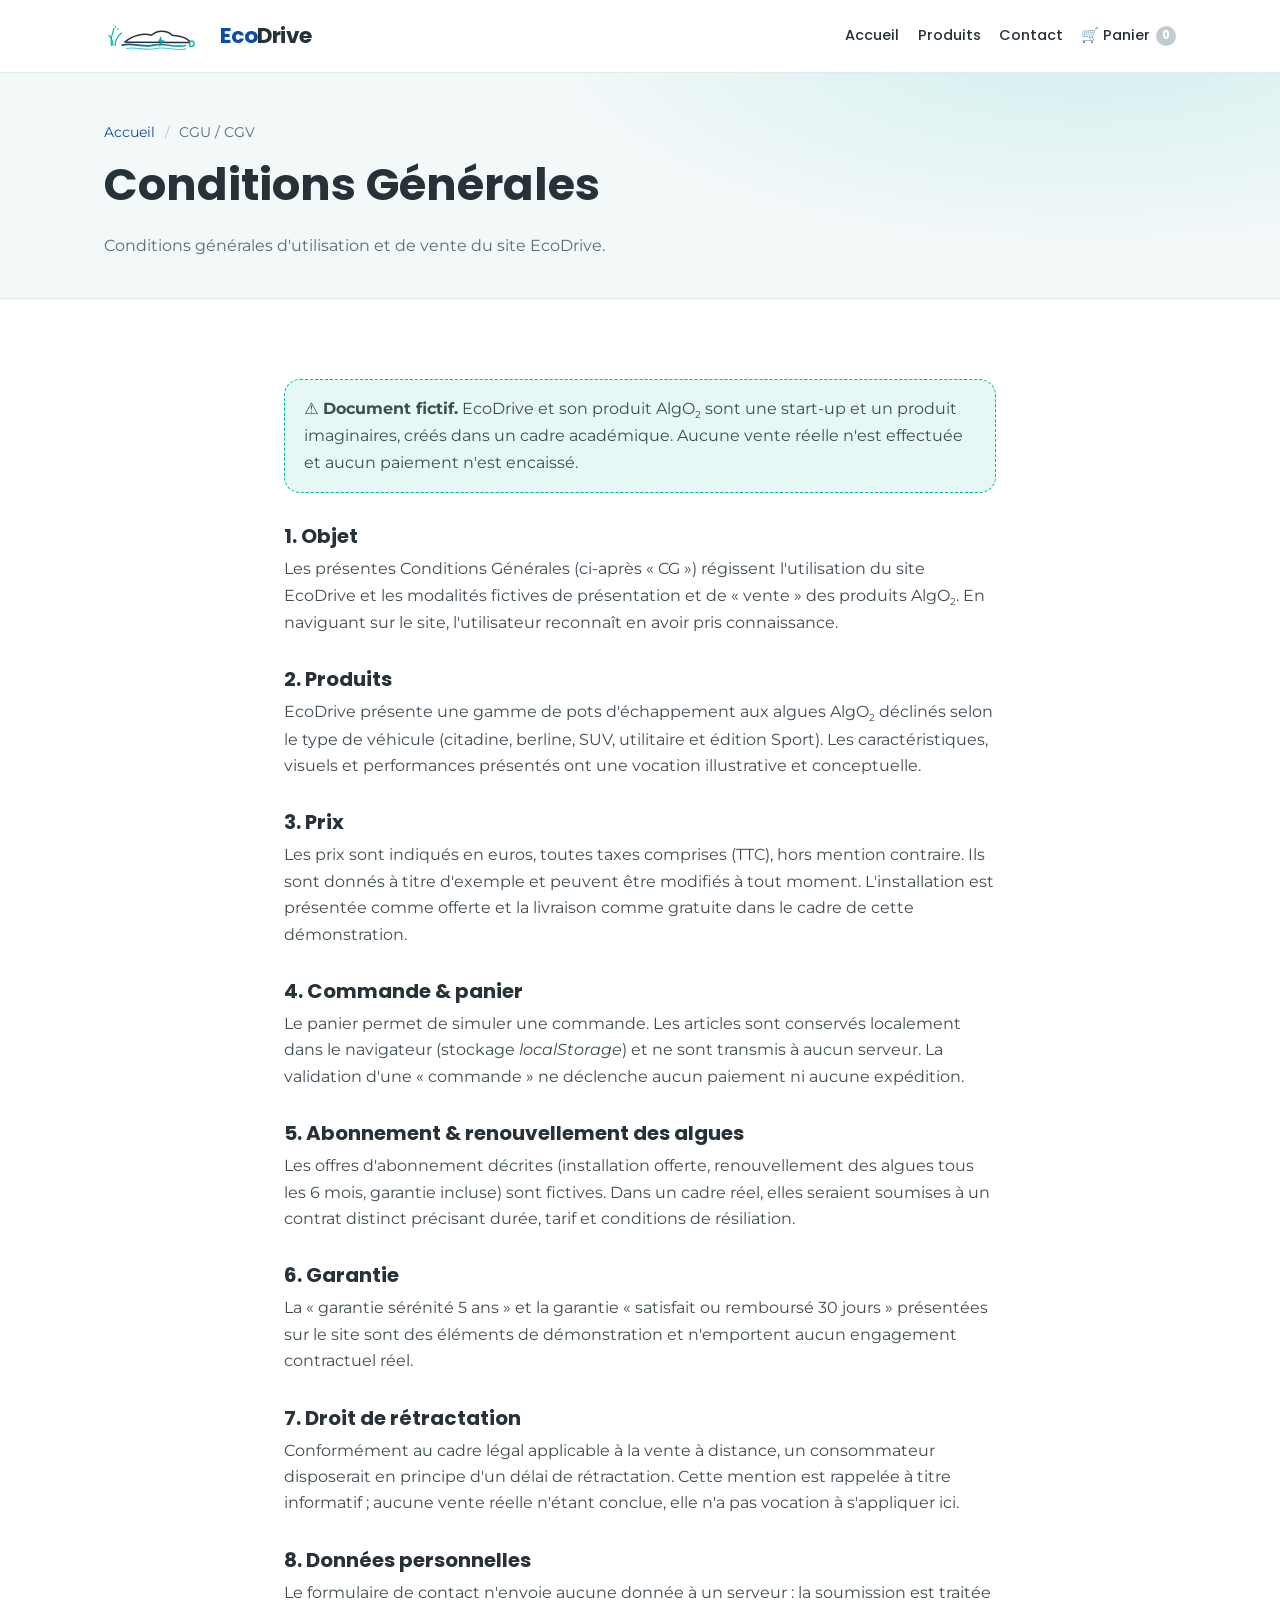
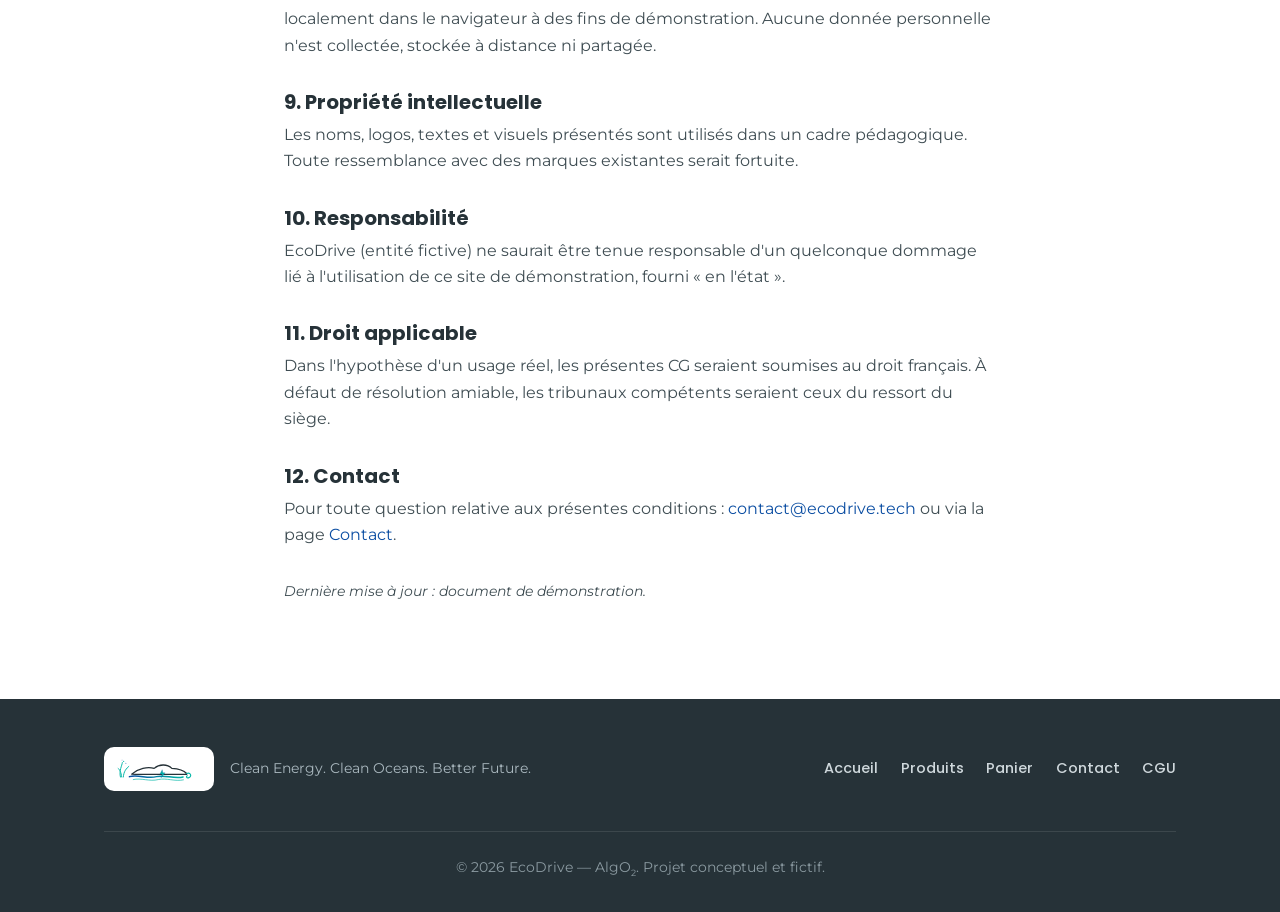
<file: cgu.html>
<!DOCTYPE html>
<html lang="fr">
<head>
  <meta charset="UTF-8" />
  <meta name="viewport" content="width=device-width, initial-scale=1.0" />
  <title>CGU / CGV — EcoDrive</title>
  <meta name="description" content="Conditions générales d'utilisation et de vente d'EcoDrive (document fictif de démonstration)." />
  <meta name="theme-color" content="#0A4DA2" />
  <link rel="icon" type="image/svg+xml" href="assets/logo-ecodrive.svg" />
  <link rel="preconnect" href="https://fonts.googleapis.com" />
  <link rel="preconnect" href="https://fonts.gstatic.com" crossorigin />
  <link href="https://fonts.googleapis.com/css2?family=Montserrat:wght@400;500;600&family=Poppins:wght@500;600;700&display=swap" rel="stylesheet" />
  <link rel="stylesheet" href="css/style.css" />
</head>
<body>
  <header class="site-header">
    <div class="container nav">
      <a href="index.html" class="brand" aria-label="Accueil EcoDrive">
        <img src="assets/logo-ecodrive.svg" alt="Logo EcoDrive" class="brand-logo" />
        <span class="brand-name">Eco<span class="brand-name-alt">Drive</span></span>
      </a>
      <button class="nav-toggle" aria-label="Ouvrir le menu" aria-expanded="false"><span></span><span></span><span></span></button>
      <nav class="nav-links" aria-label="Navigation principale">
        <a href="index.html">Accueil</a>
        <a href="produits.html">Produits</a>
        <a href="contact.html">Contact</a>
        <a href="panier.html" class="nav-cart">🛒 Panier <span class="cart-badge" data-cart-count>0</span></a>
      </nav>
    </div>
  </header>

  <main>
    <section class="page-hero">
      <div class="container">
        <nav class="breadcrumb" aria-label="Fil d'Ariane"><a href="index.html">Accueil</a> <span>/</span> CGU / CGV</nav>
        <h1>Conditions Générales</h1>
        <p>Conditions générales d'utilisation et de vente du site EcoDrive.</p>
      </div>
    </section>

    <section class="section">
      <div class="container legal">
        <p class="legal-disclaimer">⚠️ <strong>Document fictif.</strong> EcoDrive et son produit AlgO<sub>2</sub> sont une start-up et un produit imaginaires, créés dans un cadre académique. Aucune vente réelle n'est effectuée et aucun paiement n'est encaissé.</p>

        <h2>1. Objet</h2>
        <p>Les présentes Conditions Générales (ci-après « CG ») régissent l'utilisation du site EcoDrive et les modalités fictives de présentation et de « vente » des produits AlgO<sub>2</sub>. En naviguant sur le site, l'utilisateur reconnaît en avoir pris connaissance.</p>

        <h2>2. Produits</h2>
        <p>EcoDrive présente une gamme de pots d'échappement aux algues AlgO<sub>2</sub> déclinés selon le type de véhicule (citadine, berline, SUV, utilitaire et édition Sport). Les caractéristiques, visuels et performances présentés ont une vocation illustrative et conceptuelle.</p>

        <h2>3. Prix</h2>
        <p>Les prix sont indiqués en euros, toutes taxes comprises (TTC), hors mention contraire. Ils sont donnés à titre d'exemple et peuvent être modifiés à tout moment. L'installation est présentée comme offerte et la livraison comme gratuite dans le cadre de cette démonstration.</p>

        <h2>4. Commande &amp; panier</h2>
        <p>Le panier permet de simuler une commande. Les articles sont conservés localement dans le navigateur (stockage <em>localStorage</em>) et ne sont transmis à aucun serveur. La validation d'une « commande » ne déclenche aucun paiement ni aucune expédition.</p>

        <h2>5. Abonnement &amp; renouvellement des algues</h2>
        <p>Les offres d'abonnement décrites (installation offerte, renouvellement des algues tous les 6 mois, garantie incluse) sont fictives. Dans un cadre réel, elles seraient soumises à un contrat distinct précisant durée, tarif et conditions de résiliation.</p>

        <h2>6. Garantie</h2>
        <p>La « garantie sérénité 5 ans » et la garantie « satisfait ou remboursé 30 jours » présentées sur le site sont des éléments de démonstration et n'emportent aucun engagement contractuel réel.</p>

        <h2>7. Droit de rétractation</h2>
        <p>Conformément au cadre légal applicable à la vente à distance, un consommateur disposerait en principe d'un délai de rétractation. Cette mention est rappelée à titre informatif&nbsp;; aucune vente réelle n'étant conclue, elle n'a pas vocation à s'appliquer ici.</p>

        <h2>8. Données personnelles</h2>
        <p>Le formulaire de contact n'envoie aucune donnée à un serveur&nbsp;: la soumission est traitée localement dans le navigateur à des fins de démonstration. Aucune donnée personnelle n'est collectée, stockée à distance ni partagée.</p>

        <h2>9. Propriété intellectuelle</h2>
        <p>Les noms, logos, textes et visuels présentés sont utilisés dans un cadre pédagogique. Toute ressemblance avec des marques existantes serait fortuite.</p>

        <h2>10. Responsabilité</h2>
        <p>EcoDrive (entité fictive) ne saurait être tenue responsable d'un quelconque dommage lié à l'utilisation de ce site de démonstration, fourni « en l'état ».</p>

        <h2>11. Droit applicable</h2>
        <p>Dans l'hypothèse d'un usage réel, les présentes CG seraient soumises au droit français. À défaut de résolution amiable, les tribunaux compétents seraient ceux du ressort du siège.</p>

        <h2>12. Contact</h2>
        <p>Pour toute question relative aux présentes conditions&nbsp;: <a href="mailto:contact@ecodrive.tech">contact@ecodrive.tech</a> ou via la page <a href="contact.html">Contact</a>.</p>

        <p class="legal-update">Dernière mise à jour : document de démonstration.</p>
      </div>
    </section>
  </main>

  <footer class="site-footer">
    <div class="container footer-inner">
      <div class="footer-brand">
        <img src="assets/logo-ecodrive.svg" alt="Logo EcoDrive" class="footer-logo" />
        <p>Clean Energy. Clean Oceans. Better Future.</p>
      </div>
      <nav class="footer-links" aria-label="Liens de pied de page">
        <a href="index.html">Accueil</a>
        <a href="produits.html">Produits</a>
        <a href="panier.html">Panier</a>
        <a href="contact.html">Contact</a>
        <a href="cgu.html">CGU</a>
      </nav>
      <p class="footer-copy">© <span id="year"></span> EcoDrive — AlgO<sub>2</sub>. Projet conceptuel et fictif.</p>
    </div>
  </footer>

  <script src="js/products.js"></script>
  <script src="js/main.js"></script>
</body>
</html>
</file>
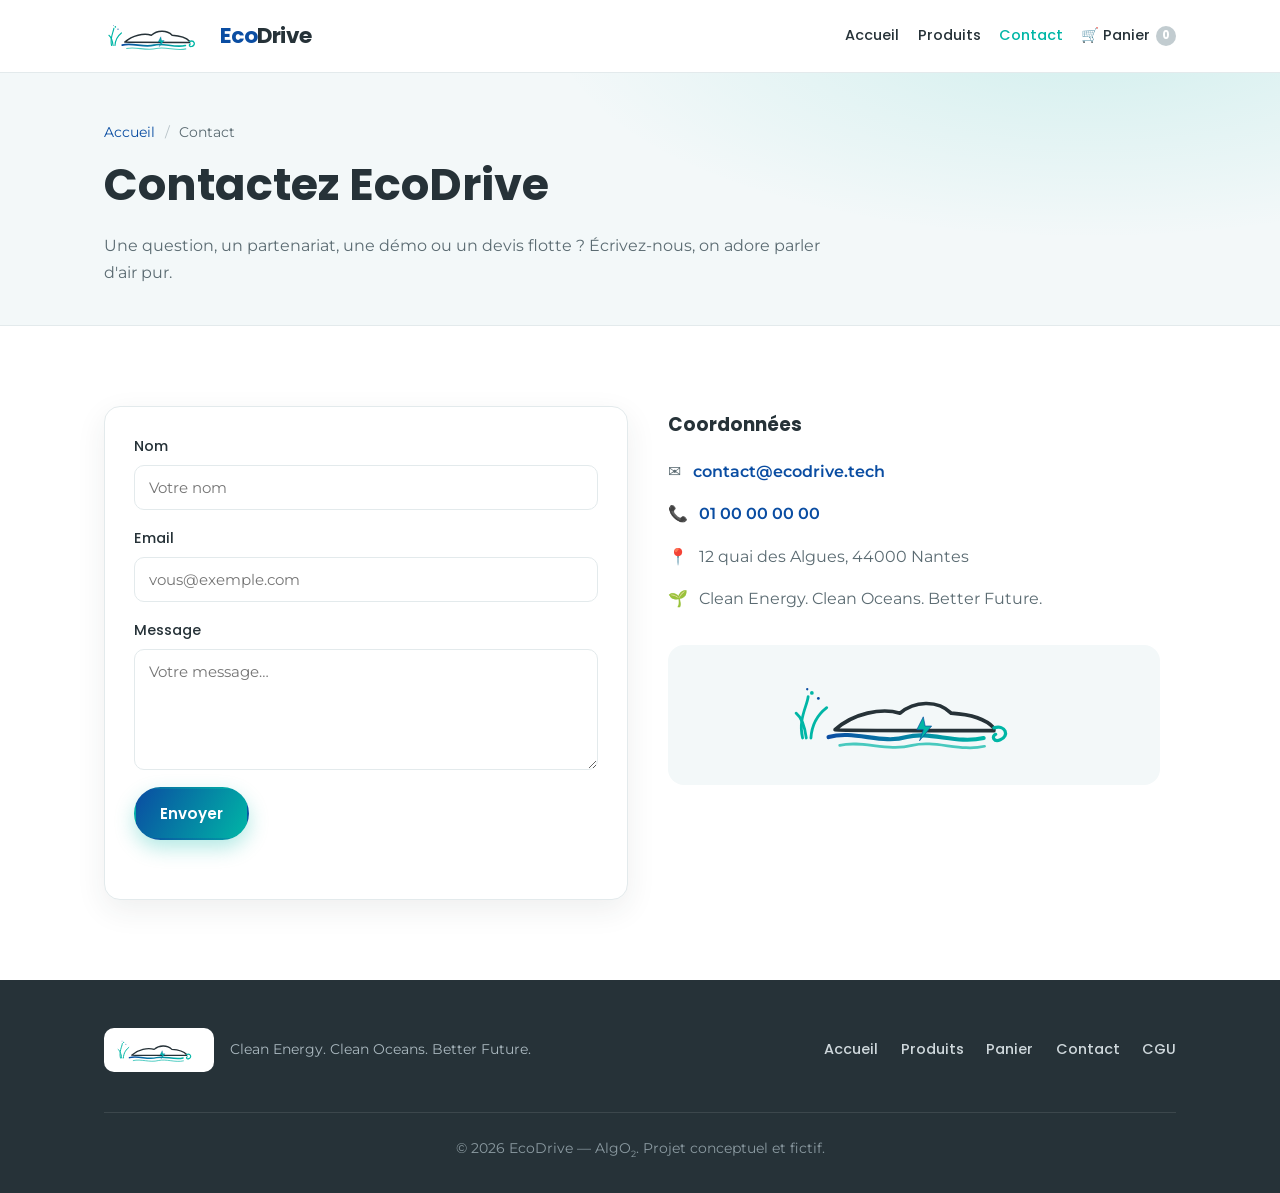
<file: contact.html>
<!DOCTYPE html>
<html lang="fr">
<head>
  <meta charset="UTF-8" />
  <meta name="viewport" content="width=device-width, initial-scale=1.0" />
  <title>Contact — EcoDrive</title>
  <meta name="description" content="Contactez EcoDrive : question, partenariat, démo ou devis flotte." />
  <meta name="theme-color" content="#0A4DA2" />
  <link rel="icon" type="image/svg+xml" href="assets/logo-ecodrive.svg" />
  <link rel="preconnect" href="https://fonts.googleapis.com" />
  <link rel="preconnect" href="https://fonts.gstatic.com" crossorigin />
  <link href="https://fonts.googleapis.com/css2?family=Montserrat:wght@400;500;600&family=Poppins:wght@500;600;700&display=swap" rel="stylesheet" />
  <link rel="stylesheet" href="css/style.css" />
</head>
<body>
  <header class="site-header">
    <div class="container nav">
      <a href="index.html" class="brand" aria-label="Accueil EcoDrive">
        <img src="assets/logo-ecodrive.svg" alt="Logo EcoDrive" class="brand-logo" />
        <span class="brand-name">Eco<span class="brand-name-alt">Drive</span></span>
      </a>
      <button class="nav-toggle" aria-label="Ouvrir le menu" aria-expanded="false"><span></span><span></span><span></span></button>
      <nav class="nav-links" aria-label="Navigation principale">
        <a href="index.html">Accueil</a>
        <a href="produits.html">Produits</a>
        <a href="contact.html" class="is-current">Contact</a>
        <a href="panier.html" class="nav-cart">🛒 Panier <span class="cart-badge" data-cart-count>0</span></a>
      </nav>
    </div>
  </header>

  <main>
    <section class="page-hero">
      <div class="container">
        <nav class="breadcrumb" aria-label="Fil d'Ariane"><a href="index.html">Accueil</a> <span>/</span> Contact</nav>
        <h1>Contactez EcoDrive</h1>
        <p>Une question, un partenariat, une démo ou un devis flotte ? Écrivez-nous, on adore parler d'air pur.</p>
      </div>
    </section>

    <section class="section">
      <div class="container">
        <div class="grid grid-2 contact-grid">
          <form class="card contact-form" id="contactForm" novalidate>
            <div class="field">
              <label for="name">Nom</label>
              <input type="text" id="name" name="name" placeholder="Votre nom" required />
            </div>
            <div class="field">
              <label for="email">Email</label>
              <input type="email" id="email" name="email" placeholder="vous@exemple.com" required />
            </div>
            <div class="field">
              <label for="message">Message</label>
              <textarea id="message" name="message" rows="5" placeholder="Votre message…" required></textarea>
            </div>
            <button type="submit" class="btn btn-primary">Envoyer</button>
            <p class="form-status" id="formStatus" role="status" aria-live="polite"></p>
          </form>

          <aside class="contact-info">
            <h3>Coordonnées</h3>
            <ul class="contact-list">
              <li><span>✉️</span> <a href="mailto:contact@ecodrive.tech">contact@ecodrive.tech</a></li>
              <li><span>📞</span> <a href="tel:+33100000000">01 00 00 00 00</a></li>
              <li><span>📍</span> 12 quai des Algues, 44000 Nantes</li>
              <li><span>🌱</span> Clean Energy. Clean Oceans. Better Future.</li>
            </ul>
            <div class="contact-card-logo">
              <img src="assets/logo-ecodrive.svg" alt="Logo EcoDrive" />
            </div>
          </aside>
        </div>
      </div>
    </section>
  </main>

  <footer class="site-footer">
    <div class="container footer-inner">
      <div class="footer-brand">
        <img src="assets/logo-ecodrive.svg" alt="Logo EcoDrive" class="footer-logo" />
        <p>Clean Energy. Clean Oceans. Better Future.</p>
      </div>
      <nav class="footer-links" aria-label="Liens de pied de page">
        <a href="index.html">Accueil</a>
        <a href="produits.html">Produits</a>
        <a href="panier.html">Panier</a>
        <a href="contact.html">Contact</a>
        <a href="cgu.html">CGU</a>
      </nav>
      <p class="footer-copy">© <span id="year"></span> EcoDrive — AlgO<sub>2</sub>. Projet conceptuel et fictif.</p>
    </div>
  </footer>

  <script src="js/products.js"></script>
  <script src="js/main.js"></script>
</body>
</html>
</file>
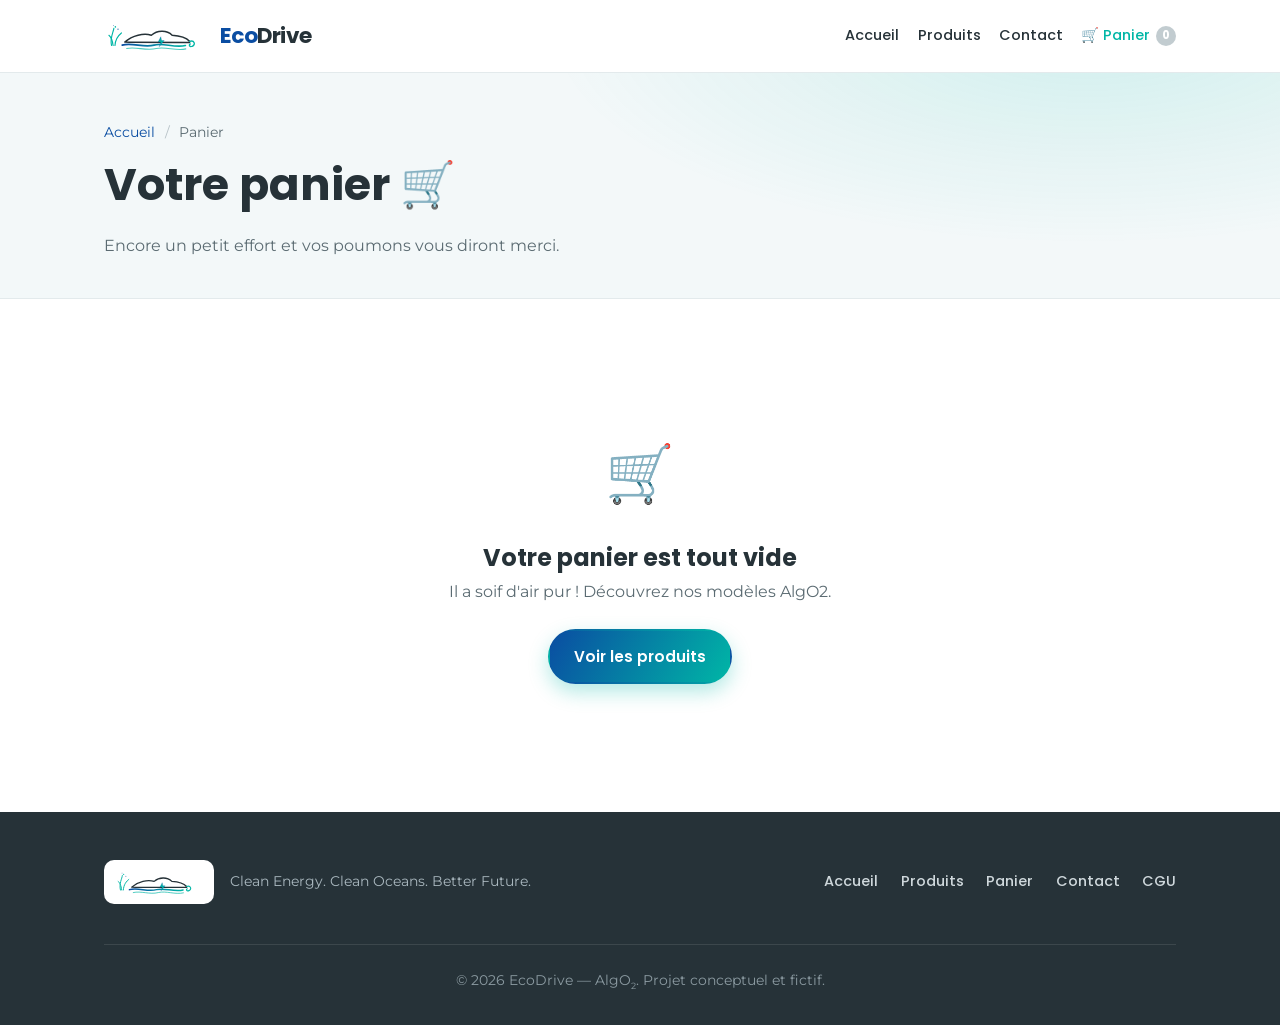
<file: panier.html>
<!DOCTYPE html>
<html lang="fr">
<head>
  <meta charset="UTF-8" />
  <meta name="viewport" content="width=device-width, initial-scale=1.0" />
  <title>Panier — EcoDrive</title>
  <meta name="description" content="Votre panier EcoDrive AlgO2." />
  <meta name="theme-color" content="#0A4DA2" />
  <link rel="icon" type="image/svg+xml" href="assets/logo-ecodrive.svg" />
  <link rel="preconnect" href="https://fonts.googleapis.com" />
  <link rel="preconnect" href="https://fonts.gstatic.com" crossorigin />
  <link href="https://fonts.googleapis.com/css2?family=Montserrat:wght@400;500;600&family=Poppins:wght@500;600;700&display=swap" rel="stylesheet" />
  <link rel="stylesheet" href="css/style.css" />
</head>
<body>
  <header class="site-header">
    <div class="container nav">
      <a href="index.html" class="brand" aria-label="Accueil EcoDrive">
        <img src="assets/logo-ecodrive.svg" alt="Logo EcoDrive" class="brand-logo" />
        <span class="brand-name">Eco<span class="brand-name-alt">Drive</span></span>
      </a>
      <button class="nav-toggle" aria-label="Ouvrir le menu" aria-expanded="false"><span></span><span></span><span></span></button>
      <nav class="nav-links" aria-label="Navigation principale">
        <a href="index.html">Accueil</a>
        <a href="produits.html">Produits</a>
        <a href="contact.html">Contact</a>
        <a href="panier.html" class="nav-cart is-current">🛒 Panier <span class="cart-badge" data-cart-count>0</span></a>
      </nav>
    </div>
  </header>

  <main>
    <section class="page-hero">
      <div class="container">
        <nav class="breadcrumb" aria-label="Fil d'Ariane"><a href="index.html">Accueil</a> <span>/</span> Panier</nav>
        <h1>Votre panier 🛒</h1>
        <p>Encore un petit effort et vos poumons vous diront merci.</p>
      </div>
    </section>

    <section class="section">
      <div class="container">
        <div id="cart"><!-- injecté par JS --></div>
        <noscript><p class="noscript-note">Activez JavaScript pour utiliser le panier.</p></noscript>
      </div>
    </section>
  </main>

  <footer class="site-footer">
    <div class="container footer-inner">
      <div class="footer-brand">
        <img src="assets/logo-ecodrive.svg" alt="Logo EcoDrive" class="footer-logo" />
        <p>Clean Energy. Clean Oceans. Better Future.</p>
      </div>
      <nav class="footer-links" aria-label="Liens de pied de page">
        <a href="index.html">Accueil</a>
        <a href="produits.html">Produits</a>
        <a href="panier.html">Panier</a>
        <a href="contact.html">Contact</a>
        <a href="cgu.html">CGU</a>
      </nav>
      <p class="footer-copy">© <span id="year"></span> EcoDrive — AlgO<sub>2</sub>. Projet conceptuel et fictif.</p>
    </div>
  </footer>

  <script src="js/products.js"></script>
  <script src="js/main.js"></script>
</body>
</html>
</file>
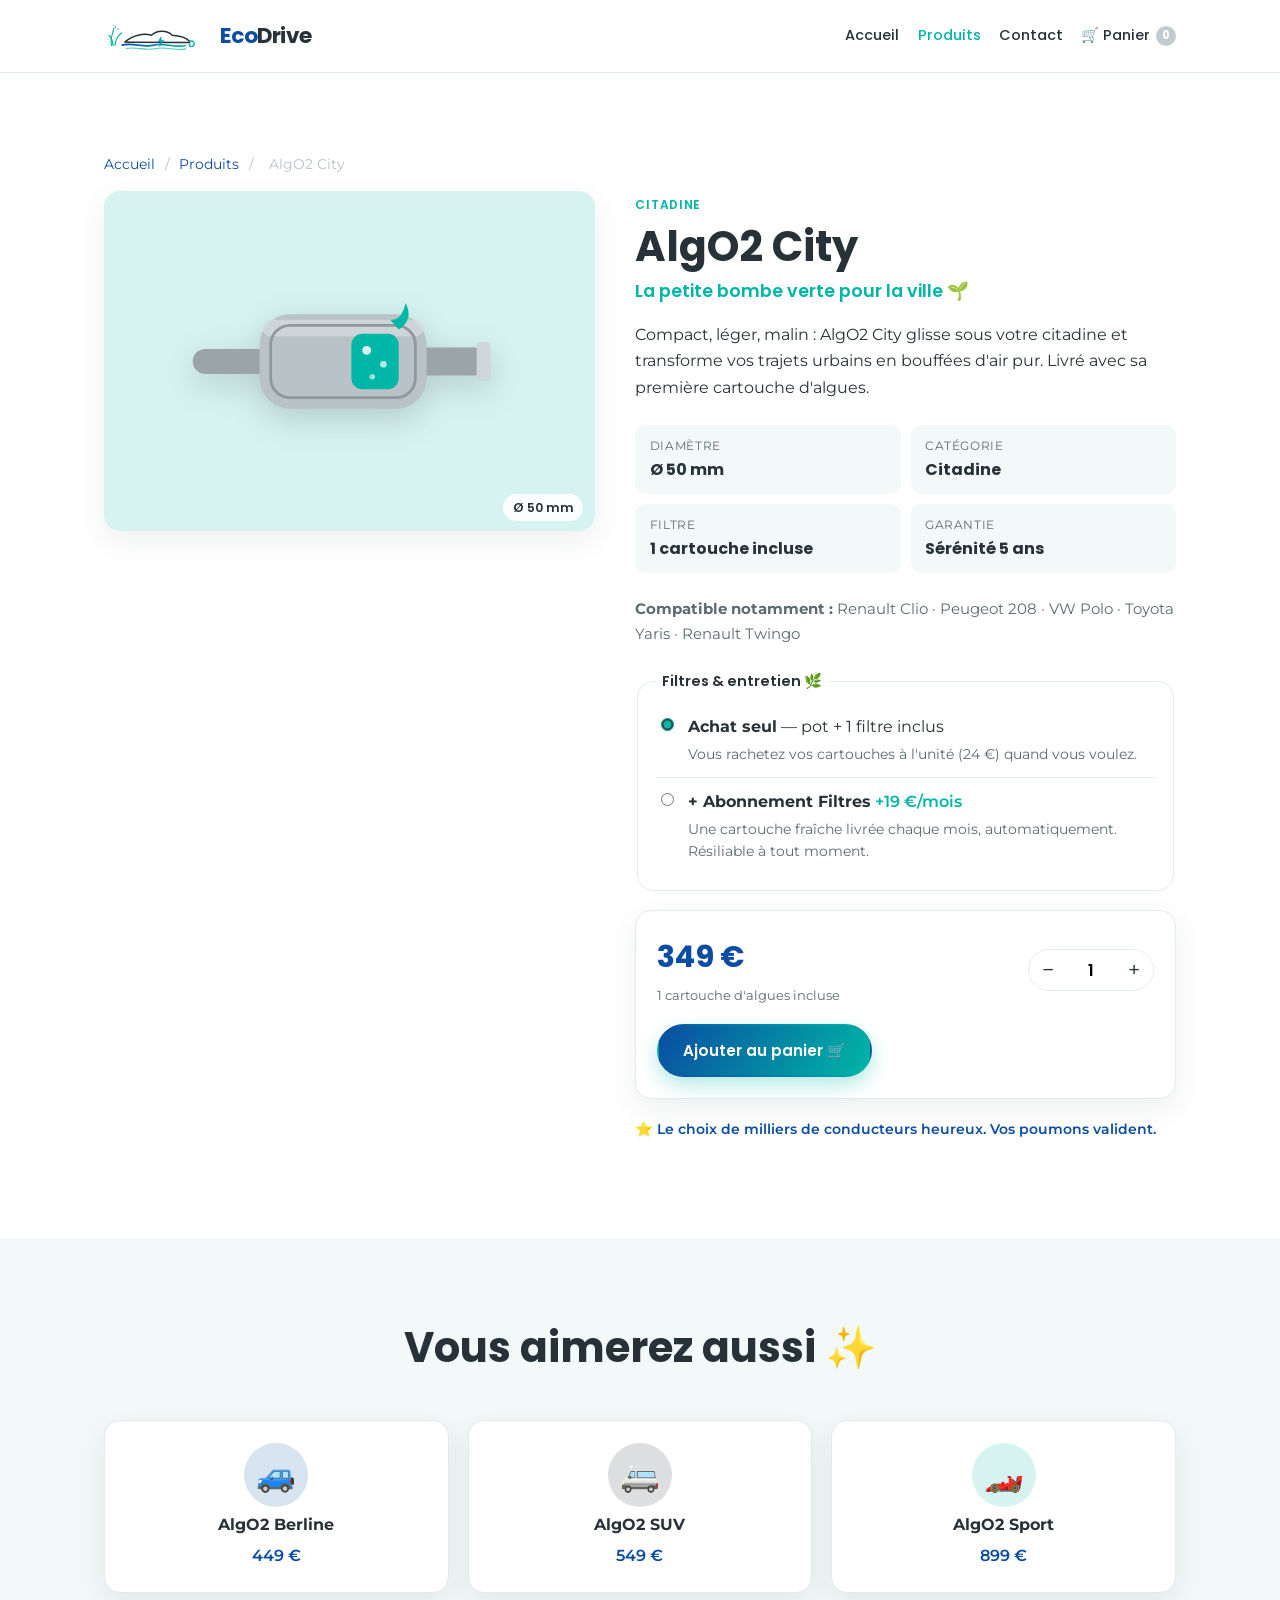
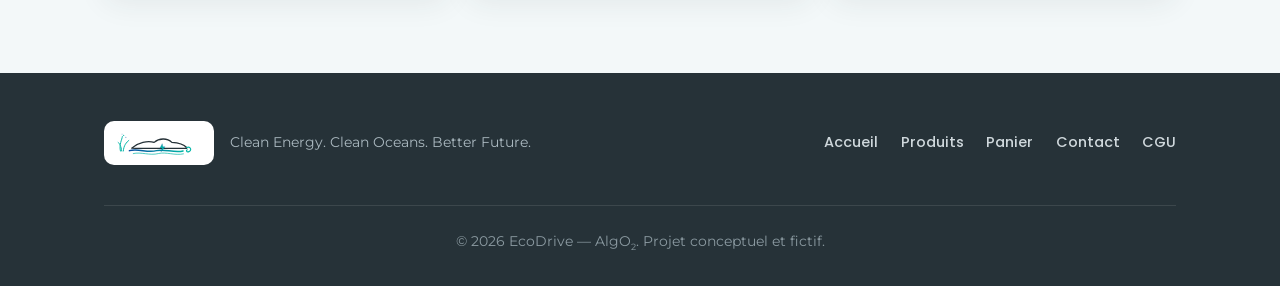
<file: produit.html>
<!DOCTYPE html>
<html lang="fr">
<head>
  <meta charset="UTF-8" />
  <meta name="viewport" content="width=device-width, initial-scale=1.0" />
  <title>Produit — EcoDrive AlgO2</title>
  <meta name="description" content="Fiche produit AlgO2 : caractéristiques, compatibilité véhicule, prix et ajout au panier." />
  <meta name="theme-color" content="#0A4DA2" />
  <link rel="icon" type="image/svg+xml" href="assets/logo-ecodrive.svg" />
  <link rel="preconnect" href="https://fonts.googleapis.com" />
  <link rel="preconnect" href="https://fonts.gstatic.com" crossorigin />
  <link href="https://fonts.googleapis.com/css2?family=Montserrat:wght@400;500;600&family=Poppins:wght@500;600;700&display=swap" rel="stylesheet" />
  <link rel="stylesheet" href="css/style.css" />
</head>
<body>
  <header class="site-header">
    <div class="container nav">
      <a href="index.html" class="brand" aria-label="Accueil EcoDrive">
        <img src="assets/logo-ecodrive.svg" alt="Logo EcoDrive" class="brand-logo" />
        <span class="brand-name">Eco<span class="brand-name-alt">Drive</span></span>
      </a>
      <button class="nav-toggle" aria-label="Ouvrir le menu" aria-expanded="false"><span></span><span></span><span></span></button>
      <nav class="nav-links" aria-label="Navigation principale">
        <a href="index.html">Accueil</a>
        <a href="produits.html" class="is-current">Produits</a>
        <a href="contact.html">Contact</a>
        <a href="panier.html" class="nav-cart">🛒 Panier <span class="cart-badge" data-cart-count>0</span></a>
      </nav>
    </div>
  </header>

  <main>
    <section class="section">
      <div class="container">
        <nav class="breadcrumb" aria-label="Fil d'Ariane">
          <a href="index.html">Accueil</a> <span>/</span> <a href="produits.html">Produits</a> <span>/</span> <span id="pdCrumb">Produit</span>
        </nav>

        <div class="product-detail" id="productDetail"><!-- injecté par JS --></div>

        <noscript><p class="noscript-note">Activez JavaScript pour afficher cette fiche produit.</p></noscript>
      </div>
    </section>

    <section class="section section-tinted">
      <div class="container">
        <div class="section-head"><h2>Vous aimerez aussi ✨</h2></div>
        <div class="related" id="relatedGrid"><!-- injecté par JS --></div>
      </div>
    </section>
  </main>

  <footer class="site-footer">
    <div class="container footer-inner">
      <div class="footer-brand">
        <img src="assets/logo-ecodrive.svg" alt="Logo EcoDrive" class="footer-logo" />
        <p>Clean Energy. Clean Oceans. Better Future.</p>
      </div>
      <nav class="footer-links" aria-label="Liens de pied de page">
        <a href="index.html">Accueil</a>
        <a href="produits.html">Produits</a>
        <a href="panier.html">Panier</a>
        <a href="contact.html">Contact</a>
        <a href="cgu.html">CGU</a>
      </nav>
      <p class="footer-copy">© <span id="year"></span> EcoDrive — AlgO<sub>2</sub>. Projet conceptuel et fictif.</p>
    </div>
  </footer>

  <script src="js/products.js"></script>
  <script src="js/main.js"></script>
</body>
</html>
</file>
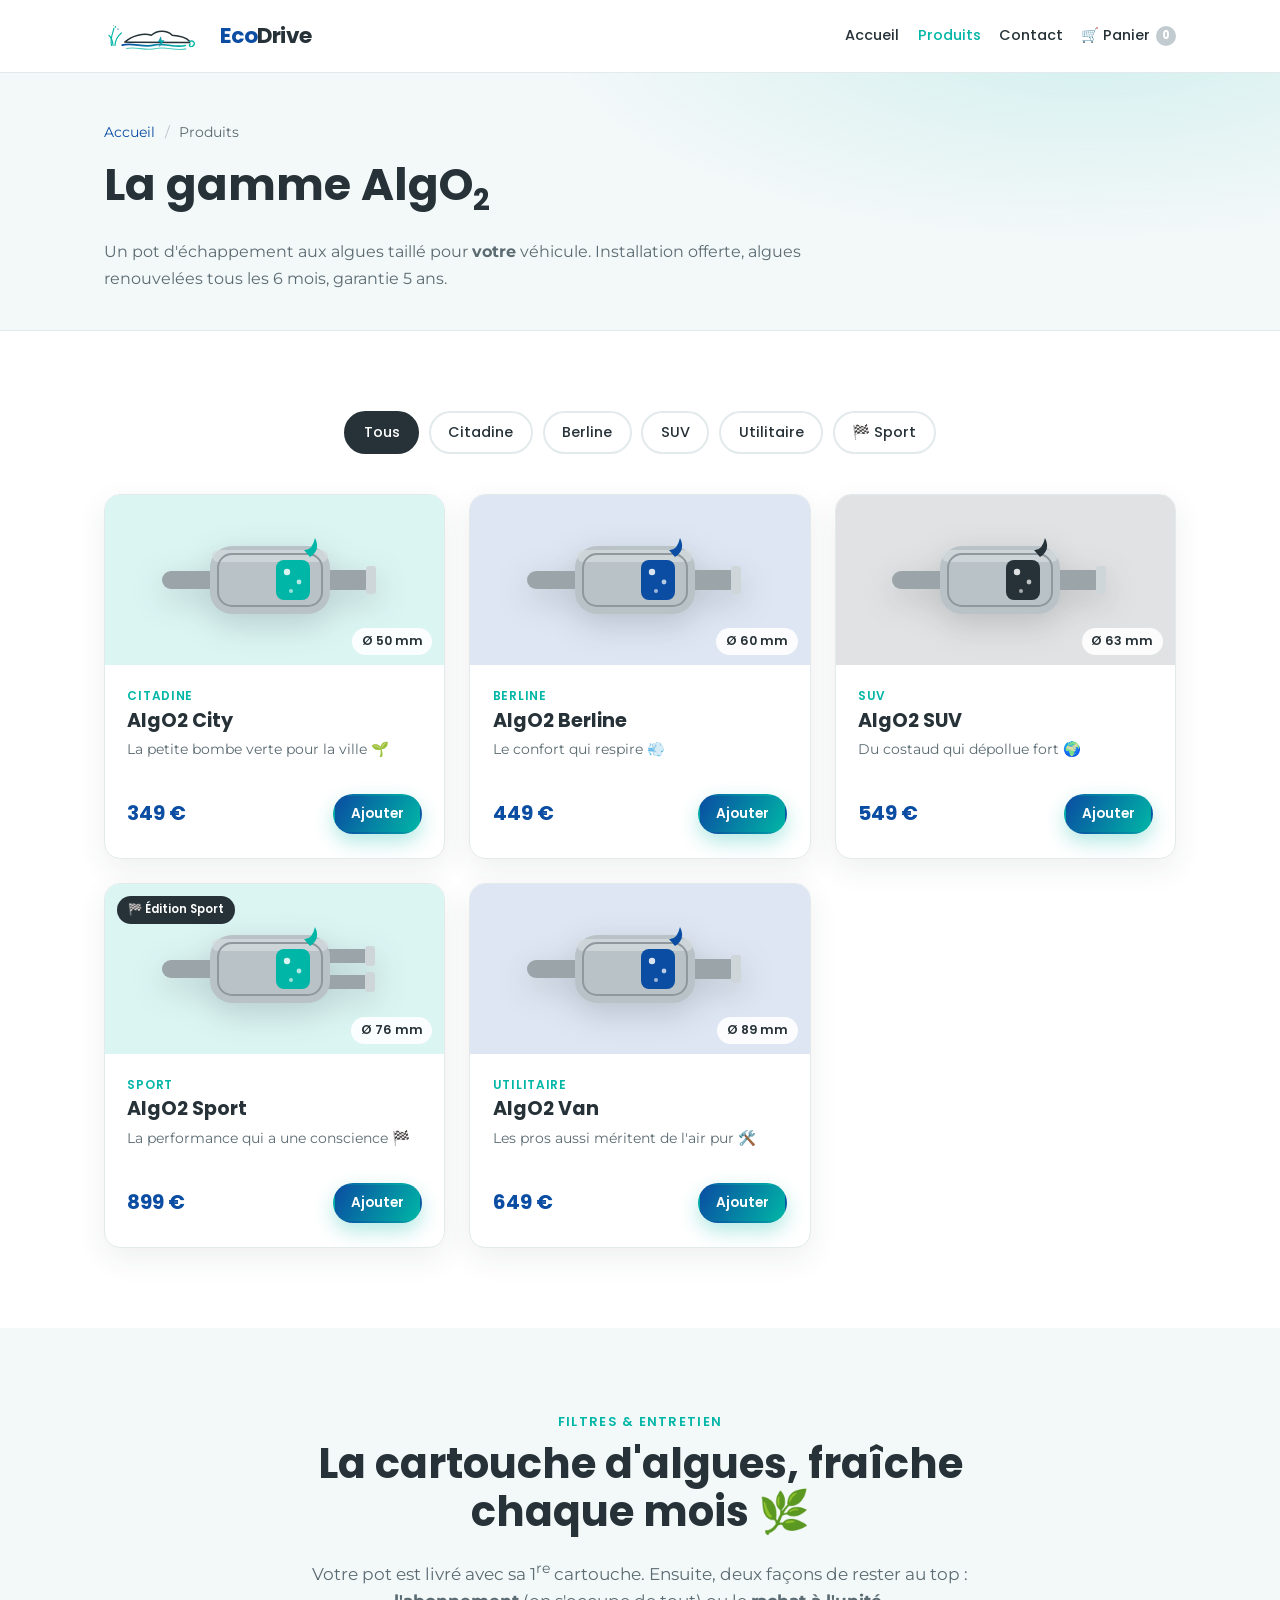
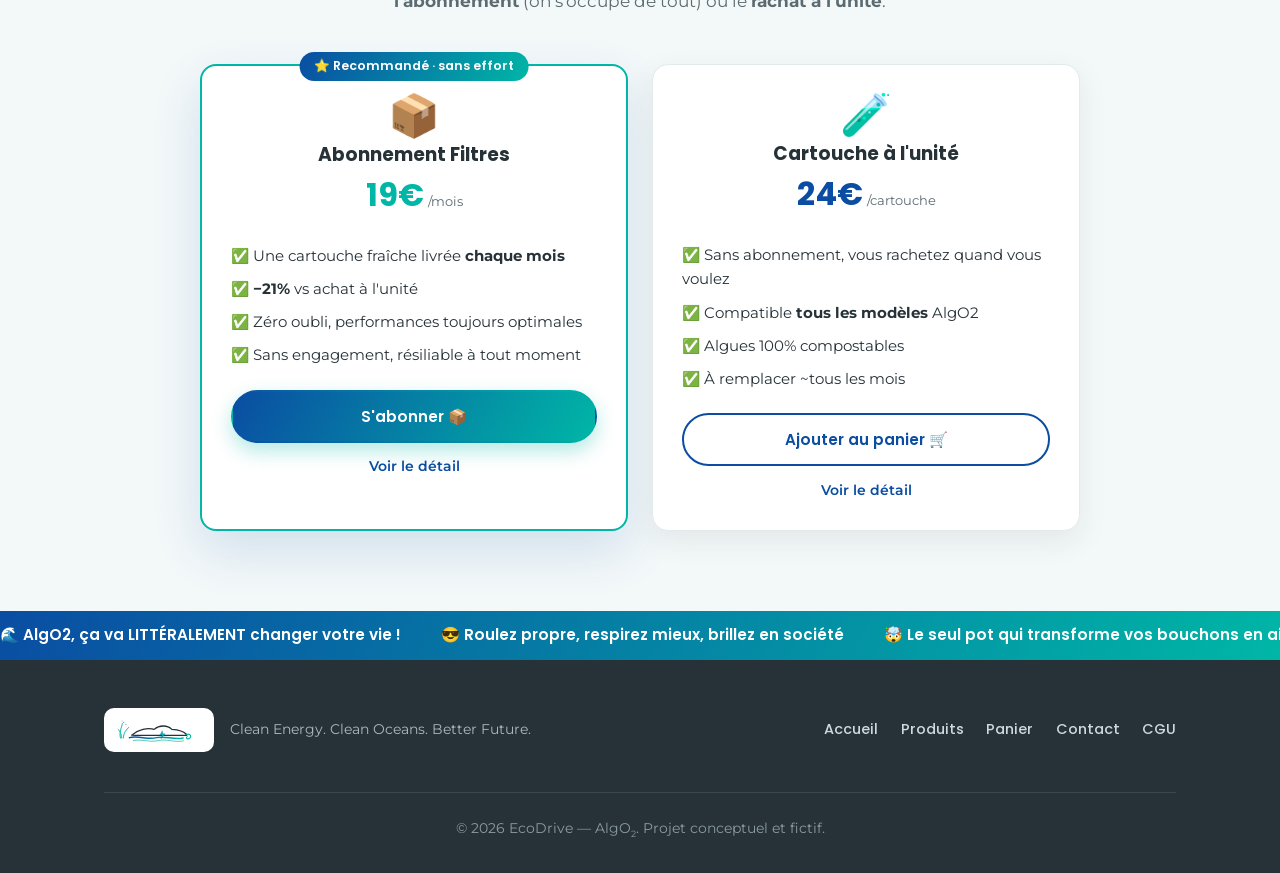
<file: produits.html>
<!DOCTYPE html>
<html lang="fr">
<head>
  <meta charset="UTF-8" />
  <meta name="viewport" content="width=device-width, initial-scale=1.0" />
  <title>Produits — EcoDrive AlgO2</title>
  <meta name="description" content="La gamme AlgO2 : un pot d'échappement aux algues pour chaque véhicule — citadine, berline, SUV, utilitaire et l'édition Sport." />
  <meta name="theme-color" content="#0A4DA2" />
  <link rel="icon" type="image/svg+xml" href="assets/logo-ecodrive.svg" />
  <link rel="preconnect" href="https://fonts.googleapis.com" />
  <link rel="preconnect" href="https://fonts.gstatic.com" crossorigin />
  <link href="https://fonts.googleapis.com/css2?family=Montserrat:wght@400;500;600&family=Poppins:wght@500;600;700&display=swap" rel="stylesheet" />
  <link rel="stylesheet" href="css/style.css" />
</head>
<body>
  <header class="site-header">
    <div class="container nav">
      <a href="index.html" class="brand" aria-label="Accueil EcoDrive">
        <img src="assets/logo-ecodrive.svg" alt="Logo EcoDrive" class="brand-logo" />
        <span class="brand-name">Eco<span class="brand-name-alt">Drive</span></span>
      </a>
      <button class="nav-toggle" aria-label="Ouvrir le menu" aria-expanded="false"><span></span><span></span><span></span></button>
      <nav class="nav-links" aria-label="Navigation principale">
        <a href="index.html">Accueil</a>
        <a href="produits.html" class="is-current">Produits</a>
        <a href="contact.html">Contact</a>
        <a href="panier.html" class="nav-cart">🛒 Panier <span class="cart-badge" data-cart-count>0</span></a>
      </nav>
    </div>
  </header>

  <main>
    <section class="page-hero">
      <div class="container">
        <nav class="breadcrumb" aria-label="Fil d'Ariane"><a href="index.html">Accueil</a> <span>/</span> Produits</nav>
        <h1>La gamme AlgO<sub>2</sub></h1>
        <p>Un pot d'échappement aux algues taillé pour <strong>votre</strong> véhicule. Installation offerte, algues renouvelées tous les 6 mois, garantie 5 ans.</p>
      </div>
    </section>

    <section class="section">
      <div class="container">
        <div class="filters" role="group" aria-label="Filtrer les produits">
          <button class="filter-btn is-active" data-filter="all">Tous</button>
          <button class="filter-btn" data-filter="Citadine">Citadine</button>
          <button class="filter-btn" data-filter="Berline">Berline</button>
          <button class="filter-btn" data-filter="SUV">SUV</button>
          <button class="filter-btn" data-filter="Utilitaire">Utilitaire</button>
          <button class="filter-btn" data-filter="sport">🏁 Sport</button>
        </div>

        <div class="grid grid-3" id="catalog"><!-- injecté par JS --></div>

        <noscript><p class="noscript-note">Activez JavaScript pour afficher la gamme et le panier.</p></noscript>
      </div>
    </section>

    <!-- ====================== FILTRES & ABONNEMENT ====================== -->
    <section class="section section-tinted" id="filtres">
      <div class="container">
        <div class="section-head">
          <span class="kicker">Filtres &amp; entretien</span>
          <h2>La cartouche d'algues, fraîche chaque mois 🌿</h2>
          <p class="section-sub">
            Votre pot est livré avec sa 1<sup>re</sup> cartouche. Ensuite, deux façons de rester au top :
            <strong>l'abonnement</strong> (on s'occupe de tout) ou le <strong>rachat à l'unité</strong>.
          </p>
        </div>

        <div class="grid grid-2 filter-offers">
          <!-- Abonnement (mise en avant) -->
          <article class="card offer offer-featured">
            <span class="offer-flag">⭐ Recommandé · sans effort</span>
            <span class="offer-emoji">📦</span>
            <h3>Abonnement Filtres</h3>
            <div class="offer-price"><strong>19€</strong><small>/mois</small></div>
            <ul class="offer-feats">
              <li>✅ Une cartouche fraîche livrée <strong>chaque mois</strong></li>
              <li>✅ <strong>−21%</strong> vs achat à l'unité</li>
              <li>✅ Zéro oubli, performances toujours optimales</li>
              <li>✅ Sans engagement, résiliable à tout moment</li>
            </ul>
            <button class="btn btn-primary btn-block" data-sub="abo-filtres">S'abonner 📦</button>
            <a class="offer-link" href="produit.html?id=abo-filtres">Voir le détail</a>
          </article>

          <!-- Cartouche à l'unité -->
          <article class="card offer">
            <span class="offer-emoji">🧪</span>
            <h3>Cartouche à l'unité</h3>
            <div class="offer-price"><strong>24€</strong><small>/cartouche</small></div>
            <ul class="offer-feats">
              <li>✅ Sans abonnement, vous rachetez quand vous voulez</li>
              <li>✅ Compatible <strong>tous les modèles</strong> AlgO2</li>
              <li>✅ Algues 100% compostables</li>
              <li>✅ À remplacer ~tous les mois</li>
            </ul>
            <button class="btn btn-outline btn-block" data-add="cartouche">Ajouter au panier 🛒</button>
            <a class="offer-link" href="produit.html?id=cartouche">Voir le détail</a>
          </article>
        </div>
      </div>
    </section>

    <div class="marquee" aria-label="Slogans EcoDrive">
      <div class="marquee-track">
        <span>🌊 AlgO2, ça va LITTÉRALEMENT changer votre vie&nbsp;!</span>
        <span>😎 Roulez propre, respirez mieux, brillez en société</span>
        <span>🤯 Le seul pot qui transforme vos bouchons en air pur</span>
        <span>🚀 Rejoignez la révolution, vos voisins seront JALOUX</span>
        <span>🌊 AlgO2, ça va LITTÉRALEMENT changer votre vie&nbsp;!</span>
        <span>😎 Roulez propre, respirez mieux, brillez en société</span>
        <span>🤯 Le seul pot qui transforme vos bouchons en air pur</span>
        <span>🚀 Rejoignez la révolution, vos voisins seront JALOUX</span>
      </div>
    </div>
  </main>

  <footer class="site-footer">
    <div class="container footer-inner">
      <div class="footer-brand">
        <img src="assets/logo-ecodrive.svg" alt="Logo EcoDrive" class="footer-logo" />
        <p>Clean Energy. Clean Oceans. Better Future.</p>
      </div>
      <nav class="footer-links" aria-label="Liens de pied de page">
        <a href="index.html">Accueil</a>
        <a href="produits.html">Produits</a>
        <a href="panier.html">Panier</a>
        <a href="contact.html">Contact</a>
        <a href="cgu.html">CGU</a>
      </nav>
      <p class="footer-copy">© <span id="year"></span> EcoDrive — AlgO<sub>2</sub>. Projet conceptuel et fictif.</p>
    </div>
  </footer>

  <script src="js/products.js"></script>
  <script src="js/main.js"></script>
</body>
</html>
</file>
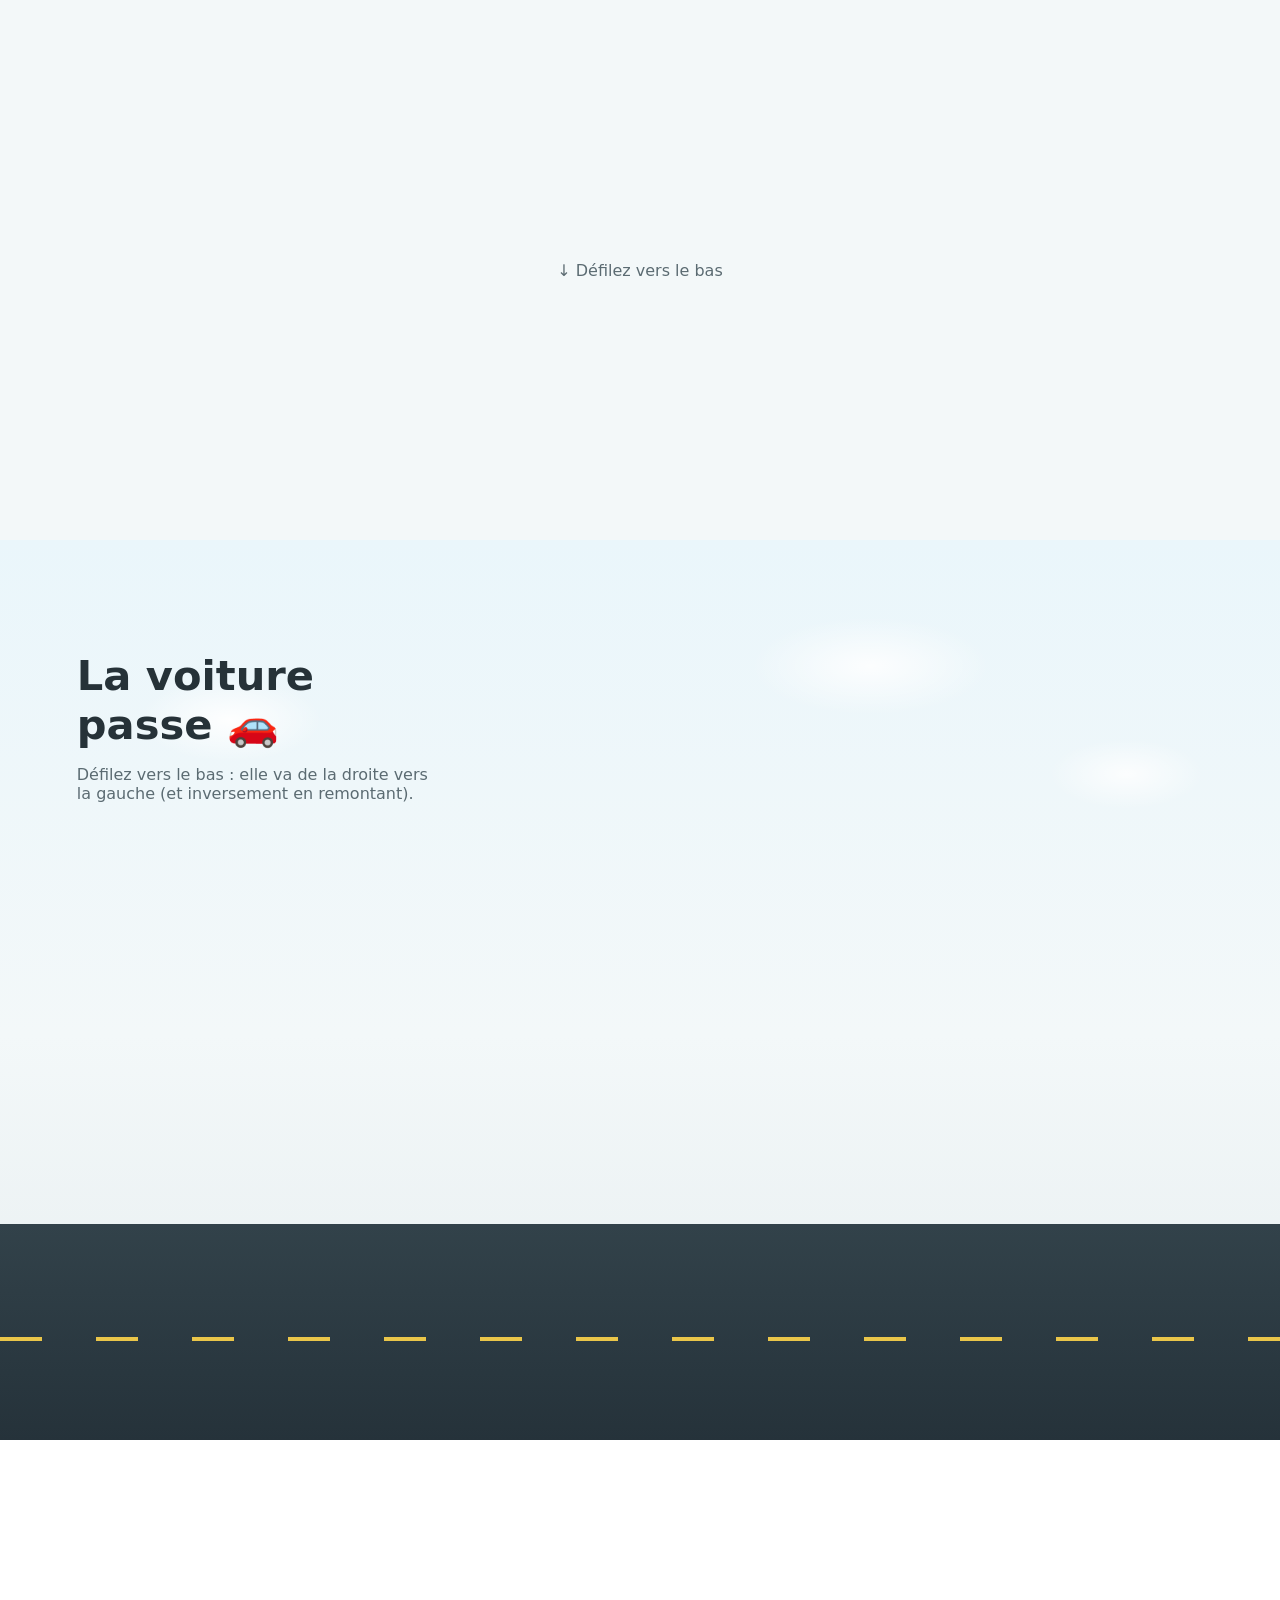
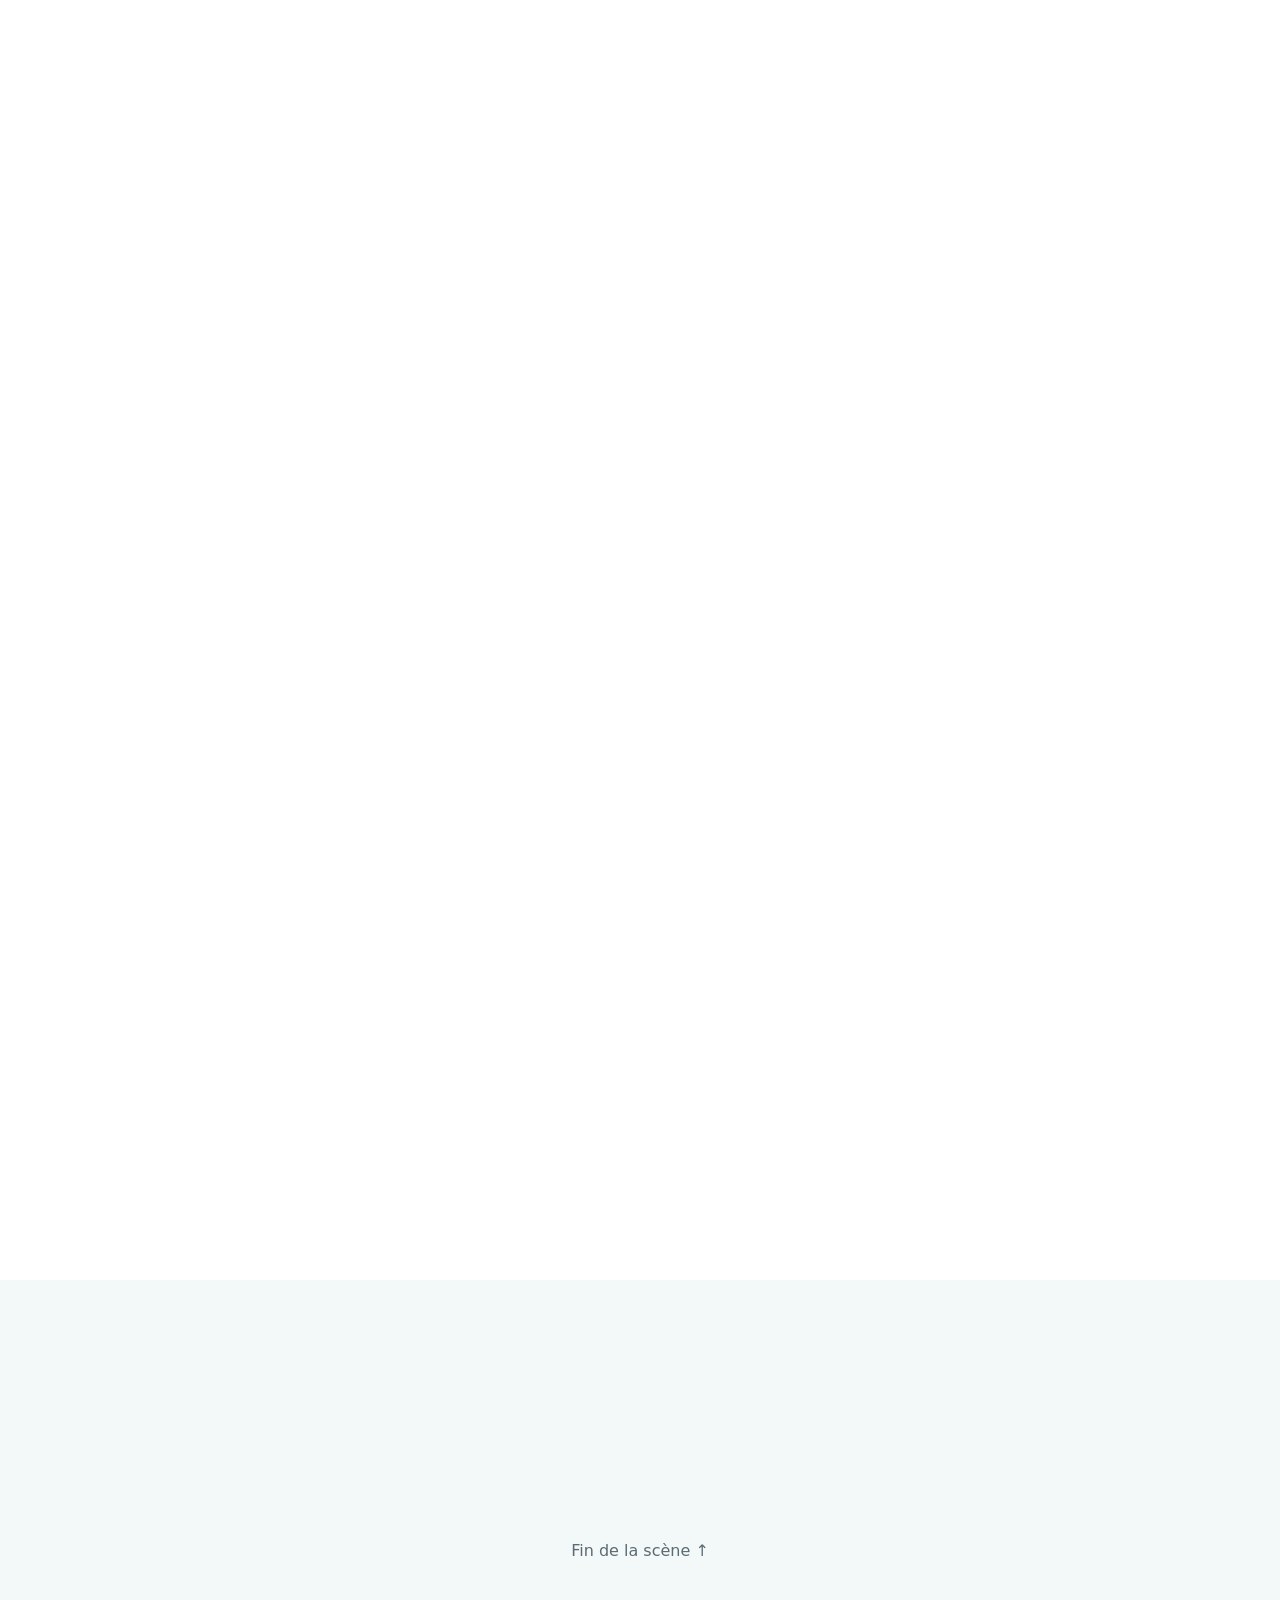
<file: extraits/voiture-droite-gauche.html>
<!DOCTYPE html>
<html lang="fr">
<head>
  <meta charset="UTF-8" />
  <meta name="viewport" content="width=device-width, initial-scale=1.0" />
  <title>Extrait — Voiture (défilement droite → gauche)</title>
  <style>
    /* Variables minimales (reprises de la charte EcoDrive) */
    :root{
      --aqua:#00B6A6; --charcoal:#263238; --muted:#5b6b72; --border:#e3eaec;
      --radius:16px; --shadow-lg:0 20px 50px rgba(10,77,162,.14);
      font-family: system-ui, -apple-system, "Segoe UI", sans-serif;
    }
    *{box-sizing:border-box;} body{margin:0;color:var(--charcoal);}
    .pre, .post{height:60vh; display:grid; place-items:center; color:var(--muted); background:#f3f8f9;}

    /* ===================== Scène animée au défilement ===================== */
    #howit { position: relative; height: 260vh; --p: 0; }
    .howit-stage { position: sticky; top: 0; height: 100vh; overflow: hidden; background: linear-gradient(180deg, #eaf6fb 0%, #f3f8f9 55%, #e6edef 100%); }
    .howit-sky { position: absolute; inset: 0; background:
       radial-gradient(130px 60px at 18% 20%, rgba(255,255,255,.95), transparent 70%),
       radial-gradient(170px 70px at 68% 14%, rgba(255,255,255,.85), transparent 70%),
       radial-gradient(110px 50px at 88% 26%, rgba(255,255,255,.8), transparent 70%);
       background-repeat: no-repeat; }
    .howit-stage::after { content: ""; position: absolute; left: 0; right: 0; bottom: 0; height: 24%; background: linear-gradient(180deg, #32424a, #25323a); }
    .howit-stage::before { content: ""; position: absolute; left: 0; right: 0; bottom: 11%; height: 4px; z-index: 1;
       background: repeating-linear-gradient(90deg, #ffd54a 0 42px, transparent 42px 96px);
       background-position-x: calc(var(--p) * -1700px); opacity: .9; }

    .howit-intro { position: absolute; top: 12%; left: 6%; max-width: 360px; z-index: 3;
       opacity: clamp(0, calc(1.1 - var(--p) * 3), 1); transform: translateY(calc(var(--p) * -12px)); }
    .howit-intro h2 { font-size: clamp(1.8rem, 4vw, 2.6rem); margin:.2rem 0; }
    .howit-intro p { color: var(--muted); }

    /* >>> déplacement DROITE -> GAUCHE + voiture orientée dans ce sens <<< */
    .howit-car { position: absolute; bottom: 20%; width: clamp(255px, 44vw, 500px); z-index: 2;
       left: calc((1 - var(--p)) * 146% - 26%); transform: scaleX(-1); will-change: left; }
    .howit-car svg { width: 100%; height: auto; overflow: visible; }

    .howit-pot { animation: potPulse 1.5s ease-in-out infinite; }
    @keyframes potPulse { 0%,100% { filter: drop-shadow(0 0 4px rgba(0,182,166,.55)); } 50% { filter: drop-shadow(0 0 11px rgba(0,182,166,.95)); } }
    .howit-bubbles circle { opacity: 0; animation: bubbleUp 1.9s linear infinite; }
    .howit-bubbles .b2 { animation-delay: .6s; }
    .howit-bubbles .b3 { animation-delay: 1.2s; }
    @keyframes bubbleUp { 0% { transform: translate(0,0) scale(.5); opacity: 0; } 20% { opacity: .9; } 100% { transform: translate(-30px,-50px) scale(1.1); opacity: 0; } }

    .howit-callout { position: absolute; top: 15%; right: 5%; max-width: 320px; z-index: 3;
       background: #fff; border: 1px solid var(--border); border-left: 5px solid var(--aqua);
       border-radius: var(--radius); padding: 1.2rem 1.4rem; box-shadow: var(--shadow-lg);
       opacity: clamp(0, calc((var(--p) - 0.3) * 5), 1);
       transform: translateY(calc((1 - clamp(0, calc((var(--p) - 0.3) * 5), 1)) * 18px)); }
    .howit-callout h3 { margin: 0 0 .7rem; }
    .howit-callout ul { list-style: none; margin: 0; padding: 0; display: grid; gap: .5rem; }
    .howit-callout li { font-size: .92rem; display: flex; align-items: center; gap: .55rem; }
    .cut-dot { width: 13px; height: 13px; border-radius: 3px; flex-shrink: 0; }
    .cut-dot.alu { background: #c6d0d4; } .cut-dot.fil { background: #00B6A6; } .cut-dot.o2 { background: #9aa4a9; }
  </style>
</head>
<body>
  <div class="pre">↓ Défilez vers le bas</div>

  <!-- ====================== SCÈNE ====================== -->
  <section id="howit" aria-label="Voiture qui passe (droite vers gauche)">
    <div class="howit-stage">
      <div class="howit-sky"></div>

      <div class="howit-intro">
        <h2>La voiture passe 🚗</h2>
        <p>Défilez vers le bas&nbsp;: elle va de la droite vers la gauche (et inversement en remontant).</p>
      </div>

      <!-- Voiture (vue de profil) avec pot AlgO2 -->
      <div class="howit-car">
        <svg viewBox="0 0 520 230" xmlns="http://www.w3.org/2000/svg" role="img" aria-label="Voiture équipée d'un pot AlgO2">
          <defs>
            <linearGradient id="bodyGrad" x1="0" y1="0" x2="0" y2="1">
              <stop offset="0" stop-color="#2a6fd6"/><stop offset=".5" stop-color="#0A4DA2"/><stop offset="1" stop-color="#063b81"/>
            </linearGradient>
            <linearGradient id="winGrad" x1="0" y1="0" x2="0" y2="1">
              <stop offset="0" stop-color="#e2f2fb"/><stop offset="1" stop-color="#a6c6dd"/>
            </linearGradient>
            <radialGradient id="rimGrad" cx=".5" cy=".4" r=".6">
              <stop offset="0" stop-color="#eef2f4"/><stop offset="1" stop-color="#98a2a8"/>
            </radialGradient>
            <linearGradient id="potGrad" x1="0" y1="0" x2="0" y2="1">
              <stop offset="0" stop-color="#d8dee2"/><stop offset="1" stop-color="#98a2a8"/>
            </linearGradient>
          </defs>

          <!-- ombre au sol -->
          <ellipse cx="262" cy="214" rx="216" ry="13" fill="rgba(38,50,56,.20)"/>

          <!-- carrosserie -->
          <path d="M470 150 C472 134 466 126 452 124 L416 110 C410 104 402 100 392 100 L356 98 L304 60
                   C300 58 296 56 290 56 L214 56 C206 56 200 60 196 68 L168 100 L96 104
                   C80 105 70 114 67 130 L64 150 L78 168 L104 168 C104 142 114 132 140 132
                   C166 132 176 142 176 168 L344 168 C344 142 354 132 380 132 C406 132 416 142 416 168 L470 168 Z"
                fill="url(#bodyGrad)"/>
          <!-- ligne de caractère -->
          <path d="M150 124 H420" stroke="#3f86e6" stroke-width="3" opacity=".55" stroke-linecap="round"/>

          <!-- vitres -->
          <path d="M214 60 L250 60 L250 96 L184 96 Z" fill="url(#winGrad)"/>
          <path d="M258 60 L300 60 L342 96 L258 96 Z" fill="url(#winGrad)"/>
          <!-- rétroviseur -->
          <path d="M342 88 l13 -1 l1 7 l-13 2 z" fill="#063b81"/>

          <!-- lignes de portes -->
          <line x1="254" y1="98" x2="254" y2="150" stroke="#063b81" stroke-width="2" opacity=".5"/>
          <line x1="356" y1="100" x2="360" y2="150" stroke="#063b81" stroke-width="2" opacity=".4"/>
          <!-- poignées -->
          <rect x="226" y="116" width="20" height="5" rx="2.5" fill="#cdd9e6"/>
          <rect x="296" y="116" width="20" height="5" rx="2.5" fill="#cdd9e6"/>

          <!-- feux -->
          <path d="M452 116 q15 1 17 12 l-19 2 z" fill="#fdf2c4"/>
          <path d="M66 112 q-3 1 -3 9 l12 1 z" fill="#e23b3b"/>

          <!-- POT AlgO2 (arrière) -->
          <g class="howit-pot">
            <rect x="30" y="164" width="48" height="22" rx="11" fill="url(#potGrad)" stroke="#8e989d"/>
            <rect x="49" y="167" width="14" height="16" rx="4" fill="#00B6A6"/>
            <rect x="16" y="170" width="16" height="10" rx="3" fill="#9aa4a9"/>
          </g>
          <!-- bulles O2 -->
          <g class="howit-bubbles" fill="#00B6A6">
            <circle class="b1" cx="14" cy="174" r="4"/>
            <circle class="b2" cx="14" cy="174" r="3"/>
            <circle class="b3" cx="14" cy="174" r="5"/>
          </g>

          <!-- roue arrière -->
          <g>
            <circle cx="140" cy="178" r="40" fill="#1c2429"/>
            <circle cx="140" cy="178" r="26" fill="url(#rimGrad)"/>
            <g stroke="#8e989d" stroke-width="5" stroke-linecap="round">
              <line x1="140" y1="154" x2="140" y2="202"/>
              <line x1="119" y1="166" x2="161" y2="190"/>
              <line x1="119" y1="190" x2="161" y2="166"/>
            </g>
            <circle cx="140" cy="178" r="7" fill="#5b676d"/>
          </g>
          <!-- roue avant -->
          <g>
            <circle cx="380" cy="178" r="40" fill="#1c2429"/>
            <circle cx="380" cy="178" r="26" fill="url(#rimGrad)"/>
            <g stroke="#8e989d" stroke-width="5" stroke-linecap="round">
              <line x1="380" y1="154" x2="380" y2="202"/>
              <line x1="359" y1="166" x2="401" y2="190"/>
              <line x1="359" y1="190" x2="401" y2="166"/>
            </g>
            <circle cx="380" cy="178" r="7" fill="#5b676d"/>
          </g>
        </svg>
      </div>

      <aside class="howit-callout">
        <h3>🔬 Le dispositif</h3>
        <ul>
          <li><span class="cut-dot alu"></span> <strong>Tube en aluminium</strong></li>
          <li><span class="cut-dot fil"></span> <strong>Cartouche d'algues</strong> — capte le CO₂</li>
          <li><span class="cut-dot o2"></span> <strong>Sortie O₂</strong> — air purifié</li>
        </ul>
      </aside>
    </div>
  </section>

  <div class="post">Fin de la scène ↑</div>

  <script>
    // Pilote la variable --p (0 → 1) selon la progression du défilement dans #howit
    (function () {
      var howit = document.getElementById("howit");
      if (!howit) return;
      function clamp(v, a, b) { return Math.max(a, Math.min(b, v)); }
      function onScroll() {
        var rect = howit.getBoundingClientRect();
        var total = howit.offsetHeight - window.innerHeight;
        var p = total > 0 ? clamp(-rect.top / total, 0, 1) : 0;
        howit.style.setProperty("--p", p.toFixed(4));
      }
      var ticking = false;
      window.addEventListener("scroll", function () {
        if (!ticking) { ticking = true; requestAnimationFrame(function () { onScroll(); ticking = false; }); }
      }, { passive: true });
      window.addEventListener("resize", onScroll);
      onScroll();
    })();
  </script>
</body>
</html>
</file>
<file: css/style.css>
/* ============================================================
   EcoDrive — Charte graphique
   Deep Blue #0A4DA2 · Aqua Green #00B6A6 · Charcoal #263238 · White #FFFFFF
   Titres : Poppins · Texte : Montserrat
   ============================================================ */

:root {
  --blue: #0A4DA2;
  --aqua: #00B6A6;
  --charcoal: #263238;
  --white: #FFFFFF;

  --bg: #ffffff;
  --bg-tint: #f3f8f9;
  --text: #263238;
  --muted: #5b6b72;
  --border: #e3eaec;

  --radius: 16px;
  --radius-sm: 10px;
  --shadow: 0 10px 30px rgba(38, 50, 56, 0.08);
  --shadow-lg: 0 20px 50px rgba(10, 77, 162, 0.14);
  --gradient: linear-gradient(120deg, var(--blue), var(--aqua));

  --maxw: 1120px;
}

* { box-sizing: border-box; }

html { scroll-behavior: smooth; }

body {
  margin: 0;
  font-family: "Montserrat", system-ui, -apple-system, sans-serif;
  color: var(--text);
  background: var(--bg);
  line-height: 1.65;
  -webkit-font-smoothing: antialiased;
}

h1, h2, h3, h4 {
  font-family: "Poppins", system-ui, sans-serif;
  color: var(--charcoal);
  line-height: 1.15;
  margin: 0 0 .5em;
}

p { margin: 0 0 1rem; }
a { color: var(--blue); text-decoration: none; }
img { max-width: 100%; display: block; }
sub { font-size: .65em; }

.container { width: 100%; max-width: var(--maxw); margin: 0 auto; padding: 0 24px; }
.accent { color: var(--aqua); }

/* ===================== Buttons ===================== */
.btn {
  display: inline-flex; align-items: center; justify-content: center;
  gap: .5rem; padding: .8rem 1.5rem;
  font-family: "Poppins", sans-serif; font-weight: 600; font-size: .95rem;
  border-radius: 999px; border: 2px solid transparent;
  cursor: pointer; transition: transform .15s ease, box-shadow .2s ease, background .2s ease, color .2s ease;
}
.btn:hover { transform: translateY(-2px); }
.btn-primary { background: var(--gradient); color: #fff; box-shadow: 0 8px 20px rgba(0,182,166,.3); }
.btn-outline { border-color: var(--blue); color: var(--blue); background: transparent; }
.btn-outline:hover { background: var(--blue); color: #fff; }
.btn-ghost { border-color: var(--border); color: var(--charcoal); padding: .55rem 1.1rem; }
.btn-ghost:hover { border-color: var(--aqua); color: var(--aqua); }

/* ===================== Header ===================== */
.site-header {
  position: sticky; top: 0; z-index: 50;
  background: rgba(255,255,255,.88);
  backdrop-filter: saturate(160%) blur(10px);
  border-bottom: 1px solid var(--border);
}
.nav { display: flex; align-items: center; justify-content: space-between; height: 72px; }
.brand { display: flex; align-items: center; gap: .6rem; }
.brand-logo { height: 38px; width: auto; }
.brand-name { font-family: "Poppins", sans-serif; font-weight: 700; font-size: 1.35rem; color: var(--blue); letter-spacing: -.5px; }
.brand-name-alt { color: var(--charcoal); }

.nav-links { display: flex; align-items: center; gap: 1.6rem; }
.nav-links a { font-family: "Poppins", sans-serif; font-weight: 500; color: var(--charcoal); font-size: .95rem; }
.nav-links a:not(.btn):hover { color: var(--aqua); }

.nav-toggle { display: none; flex-direction: column; gap: 5px; background: none; border: 0; cursor: pointer; padding: 6px; }
.nav-toggle span { width: 24px; height: 2px; background: var(--charcoal); border-radius: 2px; transition: .25s; }

/* ===================== Hero ===================== */
.hero { position: relative; overflow: hidden; background: radial-gradient(1200px 500px at 80% -10%, rgba(0,182,166,.12), transparent 60%), var(--bg); }
.hero-inner { display: grid; grid-template-columns: 1.1fr .9fr; align-items: center; gap: 2rem; padding: 5rem 0 4.5rem; }
.eyebrow { display: inline-block; font-family: "Poppins", sans-serif; font-weight: 600; font-size: .8rem; letter-spacing: .08em; text-transform: uppercase; color: var(--aqua); margin-bottom: 1rem; }
.hero h1 { font-size: clamp(2.2rem, 5vw, 3.6rem); font-weight: 700; }
.hero .lead { font-size: 1.15rem; color: var(--muted); max-width: 30rem; margin-top: 1.2rem; }
.hero-cta { display: flex; flex-wrap: wrap; gap: 1rem; margin-top: 2rem; }

.hero-visual { position: relative; display: grid; place-items: center; min-height: 260px; }
.hero-logo { width: min(100%, 420px); position: relative; z-index: 2; filter: drop-shadow(0 18px 30px rgba(10,77,162,.18)); }
.hero-glow { position: absolute; inset: 0; background: radial-gradient(closest-side, rgba(0,182,166,.25), transparent 70%); filter: blur(10px); }

/* ===================== Sections ===================== */
.section { padding: 5rem 0; }
.section-tinted { background: var(--bg-tint); }
.section-head { text-align: center; max-width: 42rem; margin: 0 auto 3rem; }
.kicker { font-family: "Poppins", sans-serif; font-weight: 600; font-size: .8rem; letter-spacing: .1em; text-transform: uppercase; color: var(--aqua); }
.section-head h2 { font-size: clamp(1.8rem, 4vw, 2.6rem); margin-top: .4rem; }
.section-sub { color: var(--muted); font-size: 1.05rem; }

/* ===================== Grid & Cards ===================== */
.grid { display: grid; gap: 1.5rem; }
.grid-2 { grid-template-columns: repeat(2, 1fr); }
.grid-3 { grid-template-columns: repeat(3, 1fr); }

.card {
  background: var(--white); border: 1px solid var(--border);
  border-radius: var(--radius); padding: 1.8rem; box-shadow: var(--shadow);
}

/* Mission */
.mission-grid { align-items: stretch; }
.mission-card { display: flex; flex-direction: column; justify-content: center; background: var(--gradient); color: #fff; border: 0; }
.mission-card h3, .mission-card p { color: #fff; }
.values { display: flex; flex-direction: column; gap: 1rem; }
.value { display: flex; gap: 1rem; align-items: flex-start; background: var(--white); border: 1px solid var(--border); border-radius: var(--radius-sm); padding: 1.1rem 1.2rem; box-shadow: var(--shadow); }
.value-icon { font-size: 1.6rem; line-height: 1; }
.value h4 { margin: 0 0 .15rem; font-size: 1.05rem; }
.value p { margin: 0; color: var(--muted); font-size: .92rem; }

/* Produit */
.product-title { font-size: clamp(2.4rem, 6vw, 3.4rem); }
.product-tagline { font-family: "Poppins", sans-serif; font-weight: 500; color: var(--aqua); letter-spacing: .02em; }
.product-intro { max-width: 46rem; margin: 0 auto 2.5rem; text-align: center; color: var(--muted); font-size: 1.08rem; }
.pillars { margin-top: 1rem; }
.pillar { text-align: center; transition: transform .2s ease, box-shadow .2s ease; }
.pillar:hover { transform: translateY(-6px); box-shadow: var(--shadow-lg); }
.pillar-icon { display: grid; place-items: center; width: 70px; height: 70px; margin: 0 auto 1rem; border-radius: 50%; background: rgba(0,182,166,.12); color: var(--aqua); font-size: 1.7rem; font-family: "Poppins", sans-serif; font-weight: 700; }
.pillar h3 { font-size: 1.2rem; margin-bottom: .2rem; }
.pillar p { font-weight: 600; color: var(--blue); margin-bottom: .6rem; }
.pillar-desc { color: var(--muted); font-size: .9rem; }

/* Caractéristiques */
.table-wrap { overflow-x: auto; border-radius: var(--radius); box-shadow: var(--shadow); border: 1px solid var(--border); }
.spec-table { width: 100%; border-collapse: collapse; background: #fff; min-width: 560px; }
.spec-table th, .spec-table td { text-align: left; padding: 1rem 1.2rem; border-bottom: 1px solid var(--border); }
.spec-table thead th { background: var(--charcoal); color: #fff; font-family: "Poppins", sans-serif; font-weight: 600; font-size: .9rem; }
.spec-table tbody tr:nth-child(even) { background: var(--bg-tint); }
.spec-table td:first-child { font-weight: 600; color: var(--charcoal); }

.stats { display: grid; grid-template-columns: repeat(3, 1fr); gap: 1.5rem; margin-top: 2.5rem; }
.stat { text-align: center; padding: 1.5rem; border-radius: var(--radius); background: var(--gradient); color: #fff; }
.stat strong { display: block; font-family: "Poppins", sans-serif; font-size: 2rem; }
.stat span { font-size: .9rem; opacity: .9; }

/* Contact */
.contact-grid { align-items: start; }
.field { margin-bottom: 1.1rem; display: flex; flex-direction: column; gap: .35rem; }
.field label { font-family: "Poppins", sans-serif; font-weight: 500; font-size: .9rem; }
.field input, .field textarea { font-family: inherit; font-size: .95rem; padding: .75rem .9rem; border: 1px solid var(--border); border-radius: var(--radius-sm); background: #fff; color: var(--text); transition: border .2s, box-shadow .2s; }
.field input:focus, .field textarea:focus { outline: none; border-color: var(--aqua); box-shadow: 0 0 0 3px rgba(0,182,166,.18); }
.field textarea { resize: vertical; }
.form-status { margin: .8rem 0 0; font-size: .9rem; font-weight: 600; min-height: 1.2em; }
.form-status.ok { color: var(--aqua); }
.form-status.err { color: #d64545; }

.contact-info { padding: .5rem 1rem; }
.contact-info h3 { margin-bottom: 1rem; }
.contact-list { list-style: none; margin: 0 0 1.5rem; padding: 0; }
.contact-list li { display: flex; align-items: center; gap: .7rem; padding: .5rem 0; color: var(--muted); }
.contact-list a { color: var(--blue); font-weight: 600; }
.contact-card-logo { background: var(--bg-tint); border-radius: var(--radius); padding: 1.5rem; display: grid; place-items: center; }
.contact-card-logo img { width: min(100%, 260px); }

/* ===================== Footer ===================== */
.site-footer { background: var(--charcoal); color: #cfd8dc; padding: 3rem 0 2rem; }
.footer-inner { display: flex; flex-wrap: wrap; align-items: center; justify-content: space-between; gap: 1.5rem; }
.footer-brand { display: flex; align-items: center; gap: 1rem; }
.footer-logo { height: 44px; background: #fff; border-radius: 10px; padding: 6px 10px; }
.footer-brand p { margin: 0; font-size: .9rem; color: #aab8bf; }
.footer-links { display: flex; gap: 1.4rem; flex-wrap: wrap; }
.footer-links a { color: #cfd8dc; font-family: "Poppins", sans-serif; font-weight: 500; font-size: .9rem; }
.footer-links a:hover { color: var(--aqua); }
.footer-copy { width: 100%; text-align: center; border-top: 1px solid rgba(255,255,255,.1); padding-top: 1.5rem; margin: 1rem 0 0; font-size: .85rem; color: #8b9aa1; }

/* ===================== Nav (ajustement multi-liens) ===================== */
.nav-links { gap: 1.15rem; }
.nav-links a:not(.btn) { font-size: .9rem; }

.btn-block { width: 100%; }

.hero-cheese { margin-top: 1.4rem; font-size: .9rem; color: var(--blue); font-weight: 600; }

/* ===================== Marquee (bandeau pub) ===================== */
.marquee { overflow: hidden; background: var(--gradient); color: #fff; padding: .7rem 0; white-space: nowrap; }
.marquee-track { display: inline-flex; gap: 2.5rem; align-items: center; animation: marquee 26s linear infinite; will-change: transform; }
.marquee-track span { font-family: "Poppins", sans-serif; font-weight: 600; font-size: .95rem; }
.marquee:hover .marquee-track { animation-play-state: paused; }
@keyframes marquee { from { transform: translateX(0); } to { transform: translateX(-50%); } }

/* ===================== Configurateur ===================== */
.configurator { align-items: start; }
.config-step { margin-top: 1.8rem; }
.diameter-options, .algae-options { display: flex; flex-wrap: wrap; gap: .6rem; }
.diameter {
  font-family: "Poppins", sans-serif; font-weight: 600; font-size: .95rem;
  padding: .7rem 1.1rem; border-radius: 999px; cursor: pointer;
  border: 2px solid var(--border); background: #fff; color: var(--charcoal);
  transition: .18s ease;
}
.diameter:hover { border-color: var(--aqua); transform: translateY(-2px); }
.diameter.is-active { background: var(--gradient); border-color: transparent; color: #fff; box-shadow: 0 8px 18px rgba(0,182,166,.3); }

.algae { display: inline-flex; align-items: center; gap: .5rem; padding: .6rem 1rem; border: 2px solid var(--border); border-radius: 999px; cursor: pointer; font-size: .92rem; transition: .18s; }
.algae:has(input:checked) { border-color: var(--aqua); background: rgba(0,182,166,.08); }
.algae input { accent-color: var(--aqua); }
.badge { background: var(--aqua); color: #fff; font-size: .72rem; font-weight: 700; padding: .1rem .5rem; border-radius: 999px; }

.config-summary { position: sticky; top: 90px; background: var(--charcoal); color: #fff; border: 0; }
.config-summary h3, .config-summary strong { color: #fff; }
.summary-eyebrow { font-family: "Poppins", sans-serif; font-size: .78rem; letter-spacing: .1em; text-transform: uppercase; color: var(--aqua); }
.summary-diam strong { font-family: "Poppins", sans-serif; font-size: 2rem; display: block; margin: .3rem 0 .1rem; }
.summary-type { color: #b9c4ca; margin-bottom: 1.2rem; }
.summary-list { list-style: none; margin: 0 0 1.3rem; padding: 0; display: grid; gap: .5rem; }
.summary-list li { font-size: .95rem; color: #e6ecef; }
.summary-price { display: flex; align-items: baseline; gap: .5rem; margin-bottom: 1.1rem; }
.summary-price .from { color: #9fb0b7; font-size: .85rem; }
.summary-price strong { font-family: "Poppins", sans-serif; font-size: 2.4rem; }
.summary-price small { font-size: 1rem; font-weight: 500; }
.summary-note { font-size: .8rem; color: #9fb0b7; margin: .8rem 0 0; text-align: center; }

/* ===================== Offres / Plans ===================== */
.plans { align-items: stretch; }
.plan { display: flex; flex-direction: column; position: relative; }
.plan-name { font-size: 1.25rem; margin-bottom: .4rem; }
.plan-price { display: flex; align-items: baseline; gap: .2rem; }
.plan-price strong { font-family: "Poppins", sans-serif; font-size: 2.3rem; color: var(--blue); }
.plan-price small { color: var(--muted); font-weight: 500; }
.plan-billed { color: var(--muted); font-size: .85rem; margin-bottom: 1.2rem; }
.plan-feats { list-style: none; margin: 0 0 1.5rem; padding: 0; display: grid; gap: .6rem; flex: 1; }
.plan-feats li { font-size: .92rem; }
.plan-featured { border: 2px solid var(--aqua); box-shadow: var(--shadow-lg); transform: translateY(-6px); }
.plan-flag { position: absolute; top: -14px; left: 50%; transform: translateX(-50%); background: var(--gradient); color: #fff; font-family: "Poppins", sans-serif; font-weight: 600; font-size: .8rem; padding: .25rem .9rem; border-radius: 999px; white-space: nowrap; }
.plan-featured .plan-price strong { color: var(--aqua); }
.plan-note { margin: .9rem 0 0; font-size: .82rem; font-style: italic; color: var(--muted); text-align: center; }

.guarantee-banner { margin: 2.5rem auto 0; max-width: 760px; text-align: center; background: rgba(0,182,166,.1); border: 1px dashed var(--aqua); border-radius: var(--radius); padding: 1.2rem 1.5rem; color: var(--charcoal); font-size: 1rem; }

/* ===================== Avis ===================== */
.review { display: flex; flex-direction: column; }
.stars { color: #f6b500; font-size: 1.15rem; letter-spacing: 2px; margin-bottom: .8rem; }
.review-text { flex: 1; color: var(--charcoal); }
.review-author { display: flex; align-items: center; gap: .8rem; margin-top: 1rem; }
.avatar { display: grid; place-items: center; width: 44px; height: 44px; border-radius: 50%; background: var(--gradient); color: #fff; font-family: "Poppins", sans-serif; font-weight: 700; font-size: .9rem; }
.review-author small { display: block; color: var(--muted); }

/* ===================== Équipe ===================== */
.team { grid-template-columns: repeat(4, 1fr); }
.member { text-align: center; }
.member-photo { display: grid; place-items: center; width: 84px; height: 84px; margin: 0 auto 1rem; border-radius: 50%; background: rgba(0,182,166,.12); font-size: 2.4rem; }
.member-role { color: var(--aqua); font-family: "Poppins", sans-serif; font-weight: 600; font-size: .92rem; margin-bottom: .7rem; }
.member-bio { color: var(--muted); font-size: .92rem; }
.team-quote { margin: 2.5rem auto 0; max-width: 640px; text-align: center; font-family: "Poppins", sans-serif; font-weight: 500; font-size: 1.15rem; color: var(--charcoal); }

/* ===================== Multi-pages : nav, panier, fil d'Ariane ===================== */
.nav-links a.is-current { color: var(--aqua); }
.nav-cart { display: inline-flex; align-items: center; gap: .35rem; font-weight: 600; }
.cart-badge { display: inline-grid; place-items: center; min-width: 20px; height: 20px; padding: 0 5px; border-radius: 999px; background: var(--aqua); color: #fff; font-size: .72rem; font-weight: 700; }
.cart-badge.is-empty { background: #c2ccd0; }

.btn-sm { padding: .5rem 1rem; font-size: .85rem; }
.btn-block { width: 100%; }
.btn-light { background: #fff; color: var(--blue); }
.btn-light:hover { background: var(--bg-tint); }
.center-cta { text-align: center; margin-top: 2.5rem; }

.page-hero { background: radial-gradient(900px 360px at 85% -20%, rgba(0,182,166,.14), transparent 60%), var(--bg-tint); padding: 3rem 0 2.4rem; border-bottom: 1px solid var(--border); }
.page-hero h1 { font-size: clamp(1.9rem, 4.5vw, 2.8rem); }
.page-hero p { color: var(--muted); max-width: 46rem; margin: .4rem 0 0; }

.breadcrumb { font-size: .85rem; color: var(--muted); margin-bottom: 1rem; }
.breadcrumb a { color: var(--blue); }
.breadcrumb span { margin: 0 .35rem; color: #b7c2c7; }

.noscript-note { text-align: center; color: var(--muted); padding: 2rem; }

/* ===================== Filtres ===================== */
.filters { display: flex; flex-wrap: wrap; gap: .6rem; justify-content: center; margin-bottom: 2.5rem; }
.filter-btn { font-family: "Poppins", sans-serif; font-weight: 500; font-size: .9rem; padding: .55rem 1.1rem; border-radius: 999px; border: 2px solid var(--border); background: #fff; color: var(--charcoal); cursor: pointer; transition: .18s; }
.filter-btn:hover { border-color: var(--aqua); color: var(--aqua); }
.filter-btn.is-active { background: var(--charcoal); border-color: var(--charcoal); color: #fff; }

/* ===================== Carte produit (catalogue) ===================== */
.product-card { padding: 0; overflow: hidden; display: flex; flex-direction: column; position: relative; transition: transform .2s ease, box-shadow .2s ease; }
.product-card:hover { transform: translateY(-6px); box-shadow: var(--shadow-lg); }
.badge-sport { position: absolute; top: 12px; left: 12px; z-index: 2; background: var(--charcoal); color: #fff; font-family: "Poppins", sans-serif; font-weight: 600; font-size: .72rem; padding: .28rem .7rem; border-radius: 999px; }
.product-media { position: relative; display: grid; place-items: center; height: 170px; background: color-mix(in srgb, var(--accent) 14%, #fff); text-decoration: none; }
.product-emoji, .pd-emoji { font-size: 4rem; line-height: 1; filter: drop-shadow(0 8px 14px rgba(38,50,56,.18)); }
.product-diam { position: absolute; bottom: 10px; right: 12px; background: rgba(255,255,255,.9); color: var(--charcoal); font-family: "Poppins", sans-serif; font-weight: 600; font-size: .78rem; padding: .2rem .6rem; border-radius: 999px; }
.product-body { padding: 1.3rem 1.4rem 1.5rem; display: flex; flex-direction: column; flex: 1; }
.product-cat { font-family: "Poppins", sans-serif; font-weight: 600; font-size: .75rem; letter-spacing: .06em; text-transform: uppercase; color: var(--aqua); }
.product-card h3 { font-size: 1.2rem; margin: .25rem 0 .4rem; }
.product-card h3 a { color: var(--charcoal); }
.product-card h3 a:hover { color: var(--blue); }
.product-card .product-tagline { color: var(--muted); font-size: .9rem; font-family: inherit; font-weight: 400; letter-spacing: 0; text-align: left; flex: 1; }
.product-foot { display: flex; align-items: center; justify-content: space-between; gap: 1rem; margin-top: 1rem; }
.product-price { font-family: "Poppins", sans-serif; font-weight: 700; font-size: 1.25rem; color: var(--blue); }

/* Aperçu accueil */
.home-prod { text-align: center; text-decoration: none; transition: transform .2s, box-shadow .2s; display: flex; flex-direction: column; align-items: center; gap: .3rem; }
.home-prod:hover { transform: translateY(-6px); box-shadow: var(--shadow-lg); }
.home-prod-emoji { display: grid; place-items: center; width: 90px; height: 90px; border-radius: 50%; background: color-mix(in srgb, var(--accent) 16%, #fff); font-size: 2.6rem; margin-bottom: .4rem; }
.home-prod h3 { margin: 0; color: var(--charcoal); }

/* ===================== Fiche produit ===================== */
.product-detail { display: grid; grid-template-columns: 1fr 1.1fr; gap: 2.5rem; align-items: start; }
.pd-media { position: relative; display: grid; place-items: center; min-height: 340px; border-radius: var(--radius); background: color-mix(in srgb, var(--accent) 16%, #fff); box-shadow: var(--shadow); }
.pd-emoji { font-size: 7rem; }
.pd-info h1 { font-size: clamp(1.8rem, 4vw, 2.6rem); margin: .3rem 0 .4rem; }
.pd-tagline { font-family: "Poppins", sans-serif; font-weight: 600; color: var(--aqua); font-size: 1.1rem; }
.pd-specs { list-style: none; margin: 1.5rem 0; padding: 0; display: grid; grid-template-columns: 1fr 1fr; gap: .6rem; }
.pd-specs li { display: flex; flex-direction: column; background: var(--bg-tint); border-radius: var(--radius-sm); padding: .7rem .9rem; }
.pd-specs span { font-size: .78rem; color: var(--muted); text-transform: uppercase; letter-spacing: .05em; }
.pd-specs strong { font-family: "Poppins", sans-serif; }
.pd-vehicles { font-size: .92rem; color: var(--muted); margin-bottom: 1.5rem; }
.pd-buy { display: flex; flex-wrap: wrap; align-items: center; gap: 1rem; padding: 1.3rem; background: #fff; border: 1px solid var(--border); border-radius: var(--radius); box-shadow: var(--shadow); }
.pd-price { margin-right: auto; }
.pd-price strong { display: block; font-family: "Poppins", sans-serif; font-size: 1.9rem; color: var(--blue); }
.pd-price small { color: var(--muted); }
.pd-cheese { margin-top: 1.2rem; color: var(--blue); font-weight: 600; font-size: .9rem; }

/* Contrôle quantité */
.qty { display: inline-flex; align-items: center; border: 1px solid var(--border); border-radius: 999px; overflow: hidden; }
.qty button { width: 38px; height: 40px; border: 0; background: #fff; font-size: 1.2rem; cursor: pointer; color: var(--charcoal); }
.qty button:hover { background: var(--bg-tint); color: var(--aqua); }
.qty input { width: 48px; height: 40px; border: 0; text-align: center; font-family: "Poppins", sans-serif; font-weight: 600; font-size: 1rem; -moz-appearance: textfield; }
.qty input::-webkit-outer-spin-button, .qty input::-webkit-inner-spin-button { -webkit-appearance: none; margin: 0; }

/* Produits similaires */
.related { display: grid; grid-template-columns: repeat(3, 1fr); gap: 1.2rem; }
.related-card { display: flex; flex-direction: column; align-items: center; gap: .3rem; padding: 1.4rem; background: #fff; border: 1px solid var(--border); border-radius: var(--radius); text-decoration: none; box-shadow: var(--shadow); transition: transform .2s, box-shadow .2s; }
.related-card:hover { transform: translateY(-4px); box-shadow: var(--shadow-lg); }
.related-emoji { display: grid; place-items: center; width: 64px; height: 64px; border-radius: 50%; background: color-mix(in srgb, var(--accent) 16%, #fff); font-size: 2rem; }
.related-card strong { color: var(--charcoal); }
.related-card span:last-child { color: var(--blue); font-weight: 600; }

/* ===================== Panier ===================== */
.cart-table { border: 1px solid var(--border); border-radius: var(--radius); overflow: hidden; box-shadow: var(--shadow); margin-bottom: 1.5rem; }
.cart-head, .cart-row { display: grid; grid-template-columns: 2.2fr 1fr auto 1fr 40px; align-items: center; gap: 1rem; padding: 1rem 1.3rem; }
.cart-head { background: var(--charcoal); color: #fff; font-family: "Poppins", sans-serif; font-weight: 600; font-size: .82rem; text-transform: uppercase; letter-spacing: .04em; }
.cart-row { border-top: 1px solid var(--border); background: #fff; }
.cart-prod { display: flex; align-items: center; gap: .9rem; }
.cart-emoji { display: grid; place-items: center; width: 52px; height: 52px; border-radius: var(--radius-sm); background: color-mix(in srgb, var(--accent) 16%, #fff); font-size: 1.7rem; flex-shrink: 0; }
.cart-prod small { display: block; color: var(--muted); }
.cart-unit, .cart-line { font-family: "Poppins", sans-serif; font-weight: 600; }
.cart-line { color: var(--blue); }
.cart-remove { border: 0; background: none; cursor: pointer; font-size: 1rem; color: var(--muted); padding: .4rem; border-radius: 50%; }
.cart-remove:hover { color: #d64545; background: #fdecec; }

.cart-summary { max-width: 380px; margin-left: auto; }
.cart-sum-row { display: flex; justify-content: space-between; padding: .5rem 0; color: var(--muted); }
.cart-sum-row strong { color: var(--charcoal); font-family: "Poppins", sans-serif; }
.cart-sum-row .free { color: var(--aqua); }
.cart-sum-total { display: flex; justify-content: space-between; align-items: baseline; padding: 1rem 0; margin-top: .5rem; border-top: 2px solid var(--border); }
.cart-sum-total strong { font-family: "Poppins", sans-serif; font-size: 1.6rem; color: var(--blue); }
.cart-summary .btn { margin-top: .7rem; }

.cart-empty { text-align: center; padding: 3rem 1rem; }
.cart-empty-emoji { font-size: 3.5rem; margin: 0; }
.cart-empty h2 { margin: .5rem 0; }
.cart-empty p { color: var(--muted); margin-bottom: 1.5rem; }

/* ===================== Bandeau CTA ===================== */
.cta-band { background: var(--gradient); color: #fff; }
.cta-inner { text-align: center; padding: 4rem 0; }
.cta-inner h2 { color: #fff; }
.cta-inner p { color: rgba(255,255,255,.92); margin-bottom: 1.5rem; }

/* ===================== Toast ===================== */
.toast { position: fixed; left: 50%; bottom: 24px; transform: translate(-50%, 20px); background: var(--charcoal); color: #fff; padding: .8rem 1.3rem; border-radius: 999px; font-family: "Poppins", sans-serif; font-weight: 600; font-size: .9rem; box-shadow: var(--shadow-lg); opacity: 0; transition: .3s ease; z-index: 100; }
.toast.show { transform: translate(-50%, 0); opacity: 1; }

/* ===================== Pages légales ===================== */
.legal { max-width: 760px; margin: 0 auto; }
.legal h2 { font-size: 1.25rem; margin: 2rem 0 .5rem; }
.legal p { color: #3f4d53; }
.legal-disclaimer { background: rgba(0,182,166,.1); border: 1px dashed var(--aqua); border-radius: var(--radius); padding: 1rem 1.2rem; color: var(--charcoal); }
.legal-update { margin-top: 2rem; font-size: .85rem; color: var(--muted); font-style: italic; }

/* ===================== Visuel SVG du pot ===================== */
.pot-svg { width: 82%; max-width: 230px; height: auto; filter: drop-shadow(0 10px 16px rgba(38,50,56,.20)); }
.pd-media .pot-svg { width: 80%; max-width: 320px; }

/* ===================== Bloc abonnement (fiche produit) ===================== */
.pd-abo { border: 1px solid var(--border); border-radius: var(--radius); padding: .6rem 1.1rem 1rem; margin-bottom: 1.2rem; }
.pd-abo legend { font-family: "Poppins", sans-serif; font-weight: 600; font-size: .9rem; padding: 0 .4rem; }
.abo-opt { display: flex; gap: .7rem; align-items: flex-start; padding: .7rem 0; cursor: pointer; }
.abo-opt + .abo-opt { border-top: 1px solid var(--border); }
.abo-opt input { margin-top: .25rem; accent-color: var(--aqua); flex-shrink: 0; }
.abo-opt small { display: block; color: var(--muted); font-size: .85rem; margin-top: .15rem; }
.abo-opt em { color: var(--aqua); font-style: normal; font-weight: 600; }

/* ===================== Offres filtres (produits.html) ===================== */
.filter-offers { max-width: 880px; margin: 0 auto; }
.offer { text-align: center; position: relative; display: flex; flex-direction: column; align-items: center; }
.offer-featured { border: 2px solid var(--aqua); box-shadow: var(--shadow-lg); }
.offer-flag { position: absolute; top: -14px; left: 50%; transform: translateX(-50%); background: var(--gradient); color: #fff; font-family: "Poppins", sans-serif; font-weight: 600; font-size: .78rem; padding: .25rem .9rem; border-radius: 999px; white-space: nowrap; }
.offer-emoji { font-size: 2.6rem; line-height: 1; }
.offer h3 { margin: .5rem 0 .2rem; }
.offer-price { display: flex; align-items: baseline; gap: .25rem; margin-bottom: .4rem; }
.offer-price strong { font-family: "Poppins", sans-serif; font-size: 2rem; color: var(--blue); }
.offer-featured .offer-price strong { color: var(--aqua); }
.offer-price small { color: var(--muted); }
.offer-feats { list-style: none; text-align: left; width: 100%; margin: 1rem 0 1.4rem; padding: 0; display: grid; gap: .55rem; }
.offer-feats li { font-size: .92rem; }
.offer-link { margin-top: .8rem; font-size: .85rem; font-weight: 600; }

/* Mensualité dans le récap panier */
.cart-sum-month { display: flex; justify-content: space-between; align-items: baseline; padding: .9rem 0 0; margin-top: .6rem; border-top: 1px dashed var(--border); color: var(--charcoal); }
.cart-sum-month small { color: var(--muted); font-weight: 400; }
.cart-sum-month strong { font-family: "Poppins", sans-serif; color: var(--aqua); font-size: 1.1rem; }

/* ===================== Scène animée au défilement ===================== */
#howit { position: relative; height: 280vh; --p: 0; }
.howit-stage { position: sticky; top: 0; height: 100vh; overflow: hidden;
   background: linear-gradient(180deg, #bfe6f7 0%, #e3f3fb 42%, #eef3f1 70%, #e7edee 100%); }
.howit-sky { position: absolute; inset: 0; pointer-events: none; background:
   radial-gradient(120px 120px at 82% 20%, rgba(255,247,210,.95), rgba(255,247,210,0) 70%),
   radial-gradient(150px 60px at 20% 22%, rgba(255,255,255,.9), transparent 70%),
   radial-gradient(190px 70px at 58% 14%, rgba(255,255,255,.8), transparent 70%);
   background-repeat: no-repeat; }
/* décor lointain (collines) en parallaxe */
.howit-scenery { position: absolute; left: 0; right: 0; bottom: 24%; height: 130px; pointer-events: none; opacity: .45;
   background:
     radial-gradient(closest-side, #9fc6a8 72%, transparent 74%) 0 46px / 260px 200px repeat-x,
     radial-gradient(closest-side, #bcd8c2 72%, transparent 74%) 140px 78px / 330px 220px repeat-x;
   background-position-x: calc(var(--p) * 1500px), calc(var(--p) * 1000px); }
/* route */
.howit-stage::after { content: ""; position: absolute; left: 0; right: 0; bottom: 0; height: 24%; background: linear-gradient(180deg, #3a474e, #283238); }
.howit-stage::before { content: ""; position: absolute; left: 0; right: 0; bottom: 11%; height: 5px; z-index: 1;
   background: repeating-linear-gradient(90deg, #ffd54a 0 46px, transparent 46px 104px);
   background-position-x: calc(var(--p) * 2000px); opacity: .9; }

.howit-intro { position: absolute; top: 10%; left: 6%; max-width: 360px; z-index: 4;
   opacity: clamp(0, calc(1.15 - var(--p) * 3), 1); transform: translateY(calc(var(--p) * -12px)); }
.howit-intro .kicker { display: block; margin-bottom: .3rem; }
.howit-intro h2 { font-size: clamp(1.8rem, 4vw, 2.6rem); }
.howit-intro p { color: var(--muted); }

/* lignes de vitesse */
.howit-speedlines { position: absolute; bottom: 30%; left: 0; right: 0; height: 60px; z-index: 2; pointer-events: none;
   opacity: clamp(0, calc(var(--p) * 1.6 - .1), .7); }
.howit-speedlines span { position: absolute; height: 4px; border-radius: 2px; background: linear-gradient(90deg, transparent, rgba(255,255,255,.95)); }
.howit-speedlines span:nth-child(1) { top: 6px;  left: 40%; width: 120px; animation: speed 0.5s linear infinite; }
.howit-speedlines span:nth-child(2) { top: 26px; left: 55%; width: 80px;  animation: speed 0.42s linear infinite; }
.howit-speedlines span:nth-child(3) { top: 44px; left: 48%; width: 100px; animation: speed 0.6s linear infinite; }
@keyframes speed { from { transform: translateX(50px); opacity: 0; } 30% { opacity: 1; } to { transform: translateX(-140px); opacity: 0; } }

/* >>> voiture (vue de profil) : DROITE -> GAUCHE en défilant vers le bas <<< */
.howit-car { position: absolute; bottom: 20%; width: clamp(255px, 44vw, 500px); z-index: 3;
   left: calc((1 - var(--p)) * 150% - 28%); transform: scaleX(-1); will-change: left;
   filter: drop-shadow(0 16px 18px rgba(38,50,56,.18)); }
.howit-car svg { width: 100%; height: auto; overflow: visible; display: block; }
.howit-pot { animation: potPulse 1.5s ease-in-out infinite; }
@keyframes potPulse { 0%,100% { filter: drop-shadow(0 0 4px rgba(0,182,166,.55)); } 50% { filter: drop-shadow(0 0 11px rgba(0,182,166,.95)); } }
.howit-bubbles circle { opacity: 0; animation: bubbleUp 1.9s linear infinite; }
.howit-bubbles .b2 { animation-delay: .6s; }
.howit-bubbles .b3 { animation-delay: 1.2s; }
@keyframes bubbleUp { 0% { transform: translate(0,0) scale(.5); opacity: 0; } 20% { opacity: .9; } 100% { transform: translate(-30px,-50px) scale(1.1); opacity: 0; } }

.howit-callout { position: absolute; top: 14%; right: 5%; max-width: 320px; z-index: 4;
   background: #fff; border: 1px solid var(--border); border-left: 5px solid var(--aqua);
   border-radius: var(--radius); padding: 1.2rem 1.4rem; box-shadow: var(--shadow-lg);
   opacity: clamp(0, calc((var(--p) - 0.35) * 5), 1);
   transform: translateY(calc((1 - clamp(0, calc((var(--p) - 0.35) * 5), 1)) * 18px)); }
.howit-callout h3 { margin: 0 0 .7rem; }
.howit-callout ul { list-style: none; margin: 0 0 .7rem; padding: 0; display: grid; gap: .5rem; }
.howit-callout li { font-size: .92rem; display: flex; align-items: center; gap: .55rem; }
.cut-dot { width: 13px; height: 13px; border-radius: 3px; flex-shrink: 0; }
.cut-dot.alu { background: #c6d0d4; } .cut-dot.fil { background: #00B6A6; } .cut-dot.o2 { background: #9aa4a9; }
.howit-flow { margin: 0; font-family: "Poppins", sans-serif; font-weight: 600; color: var(--charcoal); }

/* ===================== Modélisation 3D ===================== */
.model3d-stage { display: grid; grid-template-columns: 1.4fr .9fr; gap: 2.2rem; align-items: center; }
.model3d-canvas { position: relative; height: 460px; border-radius: var(--radius); overflow: hidden;
   background: radial-gradient(120% 95% at 50% 22%, #f7fafb 0%, #e0e9ed 62%, #ccd8dd 100%); box-shadow: var(--shadow); cursor: grab; }
.model3d-canvas:active { cursor: grabbing; }
.model3d-canvas canvas { display: block; }
.model3d-hint { position: absolute; bottom: 10px; left: 0; right: 0; text-align: center; font-size: .78rem; color: var(--muted); pointer-events: none; z-index: 2; }
.model3d-canvas.is-fallback { display: grid; place-items: center; cursor: default; }
.model3d-fallback { text-align: center; padding: 1.5rem; }
.model3d-fallback .pot-svg { width: 70%; max-width: 280px; }
.model3d-fallback p { margin-top: .9rem; color: var(--muted); }

.model-legend { list-style: none; margin: 0; padding: 0; display: grid; gap: 1.1rem; }
.model-legend li { display: flex; gap: .85rem; align-items: flex-start; }
.model-legend .dot { width: 18px; height: 18px; border-radius: 5px; margin-top: .25rem; flex-shrink: 0; box-shadow: inset 0 0 0 1px rgba(0,0,0,.08); }
.model-legend strong { font-family: "Poppins", sans-serif; }
.model-legend small { display: block; color: var(--muted); font-size: .88rem; }

@media (max-width: 860px) {
  .howit-intro { top: 7%; max-width: 260px; }
  .howit-callout { top: auto; bottom: 28%; left: 5%; right: 5%; max-width: none; }
  .howit-car { width: clamp(220px, 72vw, 380px); bottom: 24%; }
  .model3d-stage { grid-template-columns: 1fr; gap: 1.5rem; }
  .model3d-canvas { height: 340px; }
}
@media (prefers-reduced-motion: reduce) {
  .howit-pot, .howit-bubbles circle, .howit-speedlines span { animation: none; }
  .howit-speedlines { opacity: 0; }
  .howit-stage::before { background-position-x: 0; }
}

/* ===================== Responsive ===================== */
@media (max-width: 860px) {
  .hero-inner { grid-template-columns: 1fr; text-align: center; }
  .hero .lead { margin-left: auto; margin-right: auto; }
  .hero-cta { justify-content: center; }
  .hero-visual { order: -1; }
  .grid-2, .grid-3 { grid-template-columns: 1fr; }
  .team { grid-template-columns: repeat(2, 1fr); }

  .nav-toggle { display: flex; }
  .nav-links {
    position: absolute; top: 72px; left: 0; right: 0;
    flex-direction: column; align-items: stretch; gap: 0;
    background: #fff; border-bottom: 1px solid var(--border);
    padding: .5rem 24px 1rem; box-shadow: var(--shadow);
    transform: translateY(-12px); opacity: 0; pointer-events: none; transition: .22s ease;
  }
  .nav-links.open { transform: translateY(0); opacity: 1; pointer-events: auto; }
  .nav-links a { padding: .8rem 0; border-bottom: 1px solid var(--border); }
  .nav-links a:not(.btn) { font-size: 1rem; }
  .nav-links a.btn { margin-top: .6rem; border-bottom: 0; }

  .config-summary { position: static; }
  .plan-featured { transform: none; }

  .product-detail { grid-template-columns: 1fr; gap: 1.5rem; }
  .pd-media { min-height: 240px; }
  .related { grid-template-columns: 1fr; }

  .cart-head { display: none; }
  .cart-row { grid-template-columns: 1fr auto; grid-template-areas: "prod remove" "unit qty" "line line"; row-gap: .8rem; }
  .cart-prod { grid-area: prod; }
  .cart-unit { grid-area: unit; }
  .cart-row .qty { grid-area: qty; justify-self: end; }
  .cart-line { grid-area: line; text-align: right; border-top: 1px dashed var(--border); padding-top: .6rem; }
  .cart-remove { grid-area: remove; justify-self: end; }
  .cart-summary { max-width: none; }
}

@media (max-width: 520px) {
  .stats { grid-template-columns: 1fr; }
  .team { grid-template-columns: 1fr; }
  .section { padding: 3.5rem 0; }
  .pd-specs { grid-template-columns: 1fr; }
  .pd-buy { flex-direction: column; align-items: stretch; }
  .pd-price { margin-right: 0; text-align: center; }
}

@media (prefers-reduced-motion: reduce) {
  * { scroll-behavior: auto !important; transition: none !important; }
}
</file>
